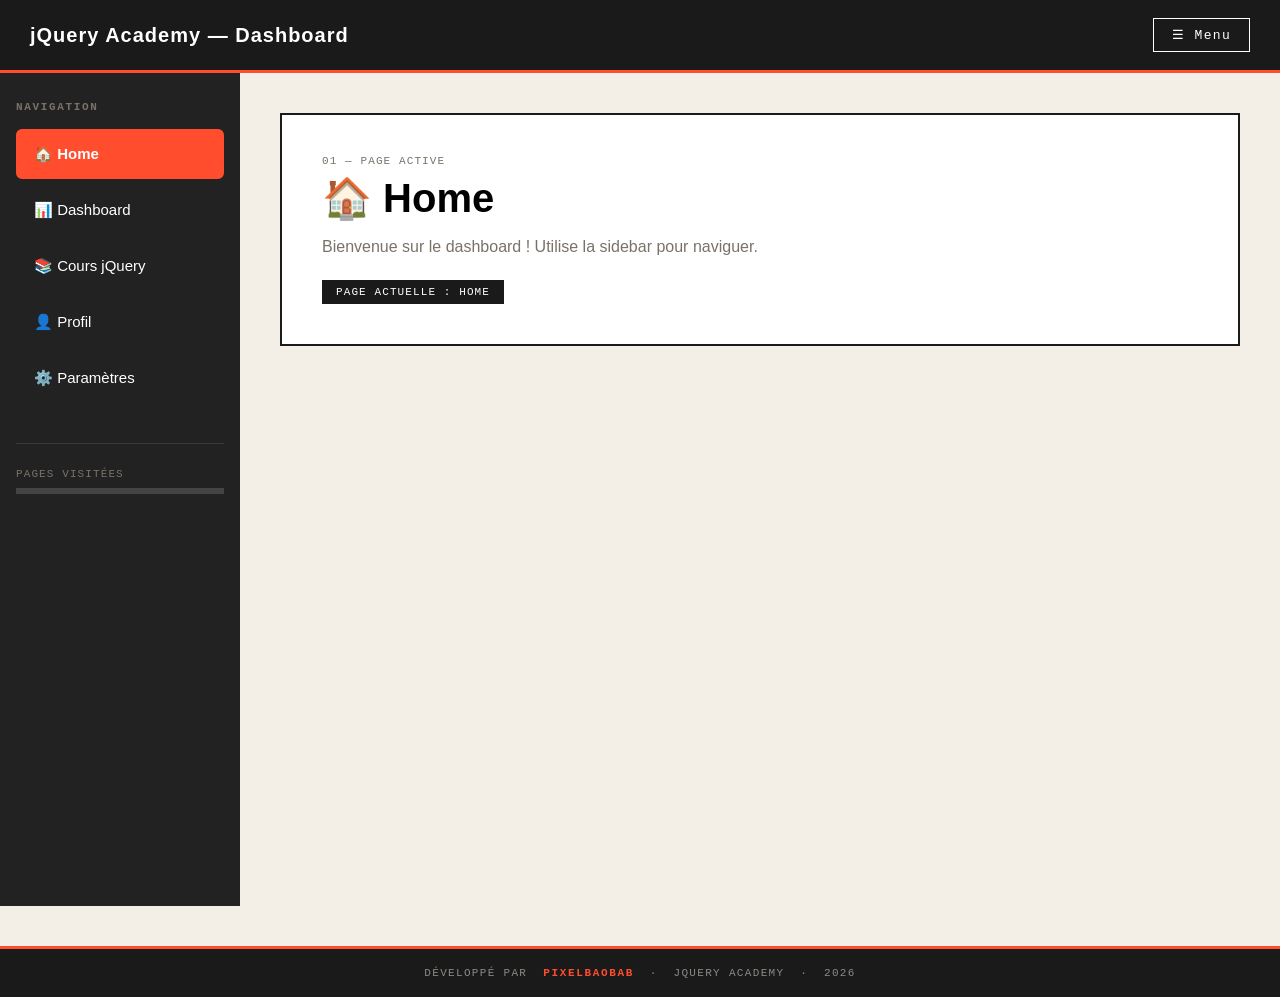
<file: Laetitia & meidhy/bloc2-starter.html>
<!DOCTYPE html>
<html lang="fr">
<head>
<meta charset="UTF-8">
<meta name="viewport" content="width=device-width, initial-scale=1.0">
<title>BLOC 2 — Navbar & Navigation jQuery</title>

<script src="https://code.jquery.com/jquery-3.7.1.min.js"></script>

<style>
/* ============================================================
   BASE — fourni, ne pas modifier
============================================================ */
* { margin:0; padding:0; box-sizing:border-box; }
body { font-family: Arial, sans-serif; background: #f4efe6; }

/* Header */
.app-header {
    background: #1a1a1a;
    color: white;
    padding: 18px 30px;
    display: flex;
    justify-content: space-between;
    align-items: center;
    border-bottom: 3px solid #ff4d2e;
}
.app-header h1 { font-size: 20px; letter-spacing: 0.05em; }

.menu-btn {
    padding: 8px 18px;
    background: transparent;
    border: 1px solid white;
    color: white;
    font-family: monospace;
    font-size: 13px;
    letter-spacing: 0.1em;
    cursor: pointer;
    transition: background 0.2s;
}
.menu-btn:hover { background: #ff4d2e; border-color: #ff4d2e; }

/* Layout */
.container { display: flex; min-height: calc(100vh - 67px); }

/* Sidebar */
.sidebar {
    width: 240px;
    background: #222;
    color: white;
    padding: 28px 16px;
    flex-shrink: 0;
}
.sidebar h3 {
    font-family: monospace;
    font-size: 11px;
    text-transform: uppercase;
    letter-spacing: 0.15em;
    color: #7a7268;
    margin-bottom: 16px;
}
.sidebar ul { list-style: none; }

.navLink {
    padding: 14px 16px;
    margin-bottom: 6px;
    cursor: pointer;
    border-radius: 6px;
    font-size: 15px;
    display: flex;
    align-items: center;
    gap: 12px;
    border: 2px solid transparent;
    transition: all 0.25s;
}
.navLink:hover { background: #333; transform: translateX(4px); }
.navLink.activeNav { background: #ff4d2e; border-color: #ff4d2e; font-weight: bold; }

/* Barre de progression sidebar */
.progress-section {
    margin-top: 40px;
    padding-top: 24px;
    border-top: 1px solid rgba(255,255,255,0.1);
}
.progress-section .label {
    font-family: monospace;
    font-size: 11px;
    color: #7a7268;
    text-transform: uppercase;
    letter-spacing: 0.1em;
    margin-bottom: 8px;
}
.progress-track {
    height: 6px;
    background: #444;
}
.progress-fill {
    height: 100%;
    background: #ff4d2e;
    width: 0%;
    transition: width 0.5s;
}

/* Main */
main { flex: 1; padding: 40px; }

/* Pages */
.page { display: none; }
.activePage { display: block; }

.page-content {
    background: white;
    border: 2px solid #1a1a1a;
    padding: 40px;
}
.page-content h2 { font-size: 40px; margin-bottom: 8px; }
.page-content .num {
    font-family: monospace;
    font-size: 11px;
    color: #7a7268;
    text-transform: uppercase;
    letter-spacing: 0.1em;
    margin-bottom: 8px;
}
.page-content p { color: #7a7268; margin-top: 12px; line-height: 1.6; }

/* Badge page active */
.badge {
    display: inline-block;
    margin-top: 20px;
    padding: 6px 14px;
    background: #1a1a1a;
    color: white;
    font-family: monospace;
    font-size: 11px;
    text-transform: uppercase;
    letter-spacing: 0.1em;
}

/* Notification toast */
#toast {
    position: fixed;
    bottom: 30px;
    right: 30px;
    background: #1a1a1a;
    color: white;
    padding: 14px 20px;
    font-family: monospace;
    font-size: 13px;
    border-left: 4px solid #ff4d2e;
    display: none;
    z-index: 999;
}
</style>
</head>
<body>

<!-- ============================================================
     HEADER
============================================================ -->
<header class="app-header">
    <h1>jQuery Academy — Dashboard</h1>
    <button class="menu-btn" id="toggleMenu">☰ Menu</button>
</header>


<div class="container">

    <!-- ============================================================
         SIDEBAR
    ============================================================ -->
    <aside class="sidebar" id="sidebar">

        <h3>Navigation</h3>

        <ul>
            <!-- data-page relie chaque lien à une section -->
            <li class="navLink activeNav" data-page="homePage">
                🏠 Home
            </li>
            <li class="navLink" data-page="dashboardPage">
                📊 Dashboard
            </li>
            <li class="navLink" data-page="coursePage">
                📚 Cours jQuery
            </li>
            <li class="navLink" data-page="profilePage">
                👤 Profil
            </li>
            <li class="navLink" data-page="settingsPage">
                ⚙️ Paramètres
            </li>
        </ul>

        <!-- Barre de progression (bonus) -->
        <div class="progress-section">
            <div class="label">Pages visitées</div>
            <div class="progress-track">
                <div class="progress-fill" id="progressFill"></div>
            </div>
        </div>

    </aside>


    <!-- ============================================================
         CONTENU PRINCIPAL
    ============================================================ -->
    <main>

        <!-- Home -->
        <section id="homePage" class="page activePage">
            <div class="page-content">
                <div class="num">01 — Page active</div>
                <h2>🏠 Home</h2>
                <p>Bienvenue sur le dashboard ! Utilise la sidebar pour naviguer.</p>
                <div class="badge">Page actuelle : Home</div>
            </div>
        </section>

        <!-- Dashboard -->
        <section id="dashboardPage" class="page">
            <div class="page-content">
                <div class="num">02 — Page active</div>
                <h2>📊 Dashboard</h2>
                <p>Contenu du tableau de bord.</p>
                <div class="badge">Page actuelle : Dashboard</div>
            </div>
        </section>

        <!-- Cours -->
        <section id="coursePage" class="page">
            <div class="page-content">
                <div class="num">03 — Page active</div>
                <h2>📚 Cours jQuery</h2>
                <p>Le cours interactif jQuery.</p>
                <div class="badge">Page actuelle : Cours jQuery</div>
            </div>
        </section>

        <!-- Profil -->
        <section id="profilePage" class="page">
            <div class="page-content">
                <div class="num">04 — Page active</div>
                <h2>👤 Profil</h2>
                <p>Informations du compte.</p>
                <div class="badge">Page actuelle : Profil</div>
            </div>
        </section>

        <!-- Paramètres -->
        <section id="settingsPage" class="page">
            <div class="page-content">
                <div class="num">05 — Page active</div>
                <h2>⚙️ Paramètres</h2>
                <p>Configuration de l'application.</p>
                <div class="badge">Page actuelle : Paramètres</div>
            </div>
        </section>

    </main>

</div>

<!-- Toast notification -->
<div id="toast"></div>


<script>
/* ============================================================
   SUIVI des pages visitées (utilisé pour la barre de progression)
============================================================ */
const visitedPages = new Set(["homePage"]); // Home visitée par défaut


/* ============================================================
   TODO 1 — Navigation par clic sur .navLink
   ─────────────────────────────────────────
   Quand on clique sur un lien de la sidebar :

   ÉTAPE A — Gérer l'état actif du lien cliqué
     → Retirer "activeNav" de tous les .navLink
     → Ajouter "activeNav" sur $(this)

   ÉTAPE B — Récupérer l'ID de la page à afficher
     → Utiliser $(this).data("page") pour lire data-page="..."

   ÉTAPE C — Cacher toutes les sections .page
     → Utiliser .hide() (ou .removeClass("activePage"))

   ÉTAPE D — Afficher la bonne section
     → Sélectionner avec $("#" + page)
     → Utiliser .fadeIn(400) pour l'animation
     → Ajouter la classe "activePage"

   ÉTAPE E — Afficher un toast de notification
     → Mettre le nom de la page dans #toast
     → .show() puis .delay(1800).fadeOut(400)

   BONUS — Mettre à jour la barre de progression
     → Ajouter l'ID de la page dans visitedPages (Set)
     → Calculer le % : visitedPages.size / 5 * 100
     → Animer #progressFill avec .animate({width: pct+"%"}, 400)
============================================================ */

$(".navLink").on("click", function() {

    // Ton code ici ↓
    $(".navLink").removeClass("activeNav");
        $(this).addClass("activeNav");

        const page = $(this).data("page");

        $(".page").hide().removeClass("activePage");

        $("#" + page).fadeIn(400).addClass("activePage");

        const label = $(this).text().trim();
        $("#toast").text("Navigation → " + label).show().delay(1800).fadeOut(400);

        visitedPages.add(page);
        const pct = visitedPages.size / 5 * 100;
        $("#progressFill").animate({ width: pct + "%" }, 400);
});


/* ============================================================
   TODO 2 — Bouton ☰ Menu : afficher/cacher la sidebar
   ─────────────────────────────────────────────────────
   Au clic sur #toggleMenu :
     → Utiliser .animate({ width: "toggle" }, 400) sur #sidebar
     Ou alternativement :
     → Tester si la sidebar est visible avec .is(":visible")
     → Si visible → .slideUp() / si cachée → .slideDown()
     (Note : avec display:flex sur .container, préférer
      animate width ou toggleClass avec overflow:hidden)
============================================================ */

$("#toggleMenu").on("click", function() {

    // Ton code ici ↓
    $("#sidebar").animate({ width: "toggle" }, 400);
});

</script>

<!-- ============================================================
     FOOTER PIXELBAOBAB
============================================================ -->
<footer style="
    margin-top: 40px;
    padding: 18px 30px;
    background: #1a1a1a;
    color: rgba(255,250,240,0.5);
    text-align: center;
    font-family: monospace;
    font-size: 11px;
    letter-spacing: 0.12em;
    text-transform: uppercase;
    border-top: 3px solid #ff4d2e;
">
    D&#233;velopp&#233; par&nbsp;
    <a href="https://www.pixelbaobab.com"
       target="_blank"
       rel="noopener"
       style="
           color: #ff4d2e;
           text-decoration: none;
           font-weight: bold;
           letter-spacing: 0.15em;
           transition: opacity 0.2s;
       "
       onmouseover="this.style.opacity='0.7'"
       onmouseout="this.style.opacity='1'"
    >PixelBaobab</a>
    &nbsp;&middot;&nbsp; jQuery Academy &nbsp;&middot;&nbsp; 2026
</footer>

</body>
</html>
</file>
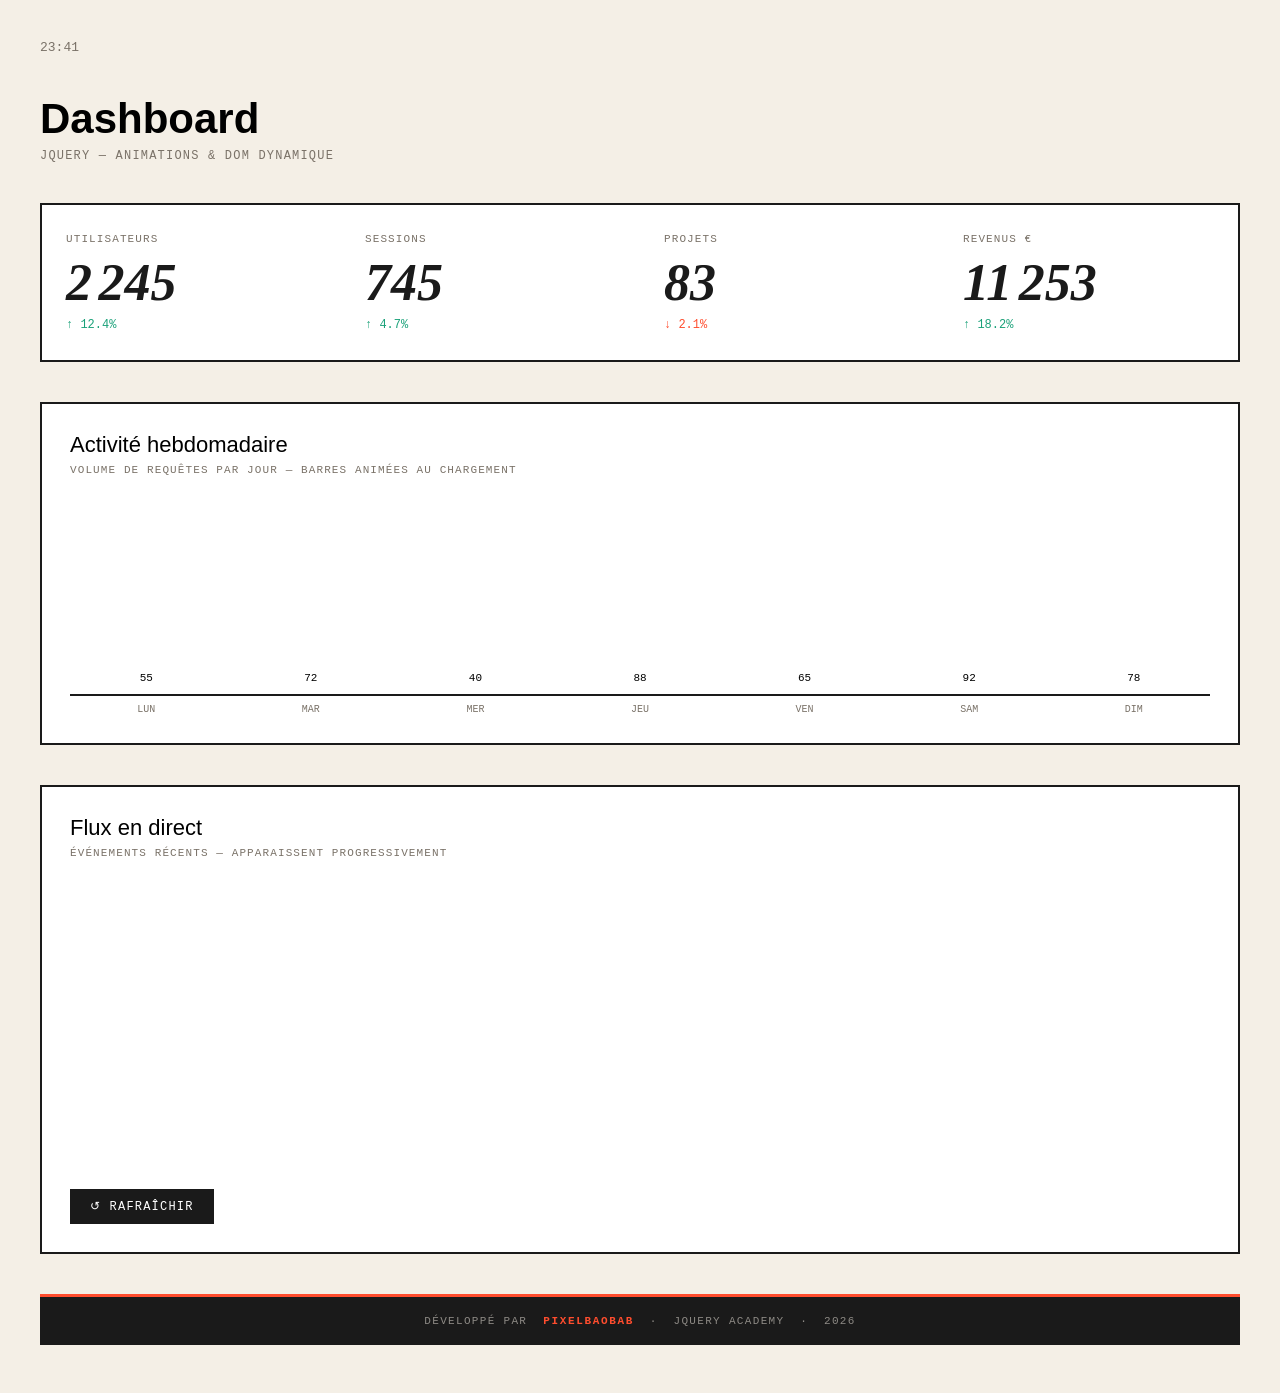
<file: Laetitia & meidhy/bloc3-starter copy.html>
<!DOCTYPE html>
<html lang="fr">
<head>
<meta charset="UTF-8">
<meta name="viewport" content="width=device-width, initial-scale=1.0">
<title>BLOC 3 — Dashboard Animé jQuery</title>

<script src="https://code.jquery.com/jquery-3.7.1.min.js"></script>

<style>
/* ============================================================
   BASE — fourni, ne pas modifier
============================================================ */
* { margin:0; padding:0; box-sizing:border-box; }
body { font-family: Arial, sans-serif; background: #f4efe6; padding: 40px; }

h1 {
    font-size: 42px;
    margin-bottom: 6px;
}
.sub {
    font-family: monospace;
    font-size: 12px;
    color: #7a7268;
    text-transform: uppercase;
    letter-spacing: 0.1em;
    margin-bottom: 40px;
}

/* Grille de stats */
.stats {
    display: grid;
    grid-template-columns: repeat(4, 1fr);
    gap: 0;
    border: 2px solid #1a1a1a;
    margin-bottom: 40px;
    background: #1a1a1a;
}
.statBox {
    background: white;
    padding: 28px 24px;
}
.statBox .label {
    font-family: monospace;
    font-size: 11px;
    text-transform: uppercase;
    letter-spacing: 0.1em;
    color: #7a7268;
}
.statBox .num {
    font-size: 52px;
    font-weight: 800;
    font-style: italic;
    margin: 8px 0 6px;
    color: #1a1a1a;
    font-family: Georgia, serif;
}
.statBox .delta {
    font-family: monospace;
    font-size: 12px;
}
.delta.up   { color: #1aa179; }
.delta.down { color: #ff4d2e; }

/* Section graphique en barres */
.section-title {
    font-size: 22px;
    margin-bottom: 6px;
}
.section-sub {
    font-family: monospace;
    font-size: 11px;
    color: #7a7268;
    text-transform: uppercase;
    letter-spacing: 0.1em;
    margin-bottom: 20px;
}

.bar-chart-wrap {
    background: white;
    border: 2px solid #1a1a1a;
    padding: 28px;
    margin-bottom: 40px;
}
.bars {
    display: flex;
    align-items: flex-end;
    gap: 12px;
    height: 200px;
    border-bottom: 2px solid #1a1a1a;
    padding-top: 20px;
}
.bar {
    flex: 1;
    background: #1a1a1a;
    position: relative;
    cursor: pointer;
    transition: opacity 0.2s;
    /* IMPORTANT : la hauteur sera mise à 0% puis animée par jQuery */
    height: 0%;
}
.bar:nth-child(even)     { background: #ff4d2e; }
.bar:hover               { opacity: 0.7; }
.bar .val {
    position: absolute;
    top: -22px; left: 50%;
    transform: translateX(-50%);
    font-family: monospace;
    font-size: 11px;
}
.bars-labels {
    display: flex;
    gap: 12px;
    margin-top: 8px;
}
.bars-labels span {
    flex: 1;
    text-align: center;
    font-family: monospace;
    font-size: 10px;
    color: #7a7268;
}

/* Flux en direct */
.feed-wrap {
    background: white;
    border: 2px solid #1a1a1a;
    padding: 28px;
    margin-bottom: 40px;
}
.feed-item {
    display: flex;
    gap: 14px;
    padding: 14px 0;
    border-bottom: 1px dashed rgba(26,26,26,0.2);
    font-size: 14px;
    /* Sera animé au chargement */
    opacity: 0;
}
.feed-item:last-child { border: none; }
.feed-item .dot {
    width: 10px; height: 10px; border-radius: 50%;
    background: #2d5fff;
    margin-top: 5px;
    flex-shrink: 0;
}
.feed-item .when {
    display: block;
    font-family: monospace;
    font-size: 11px;
    color: #7a7268;
    margin-top: 2px;
}

/* Bouton refresh */
.refresh-btn {
    padding: 10px 20px;
    background: #1a1a1a;
    color: white;
    border: none;
    font-family: monospace;
    font-size: 12px;
    text-transform: uppercase;
    letter-spacing: 0.1em;
    cursor: pointer;
    margin-top: 16px;
    transition: background 0.2s;
}
.refresh-btn:hover { background: #ff4d2e; }
.refresh-btn.spinning { animation: spin 0.6s linear; }
@keyframes spin {
    from { transform: rotate(0deg); }
    to   { transform: rotate(360deg); }
}

/* Horloge */
#clock {
    font-family: monospace;
    font-size: 13px;
    color: #7a7268;
    margin-bottom: 40px;
}
</style>
</head>
<body>

<div id="clock">⏱ Dernière mise à jour : --:--</div>

<h1>Dashboard</h1>
<div class="sub">jQuery — Animations & DOM dynamique</div>


<!-- ============================================================
     SECTION 1 : COMPTEURS ANIMÉS
============================================================ -->
<div class="stats">

    <div class="statBox">
        <div class="label">Utilisateurs</div>
        <!-- data-target = la valeur cible du compteur -->
        <div class="num counter" data-target="2540">0</div>
        <div class="delta up">↑ 12.4%</div>
    </div>

    <div class="statBox">
        <div class="label">Sessions</div>
        <div class="num counter" data-target="847">0</div>
        <div class="delta up">↑ 4.7%</div>
    </div>

    <div class="statBox">
        <div class="label">Projets</div>
        <div class="num counter" data-target="95">0</div>
        <div class="delta down">↓ 2.1%</div>
    </div>

    <div class="statBox">
        <div class="label">Revenus €</div>
        <div class="num counter" data-target="12780">0</div>
        <div class="delta up">↑ 18.2%</div>
    </div>

</div>


<!-- ============================================================
     SECTION 2 : GRAPHIQUE EN BARRES
============================================================ -->
<div class="bar-chart-wrap">

    <div class="section-title">Activité hebdomadaire</div>
    <div class="section-sub">Volume de requêtes par jour — barres animées au chargement</div>

    <div class="bars" id="barChart">
        <!-- data-h = hauteur en % de chaque barre -->
        <div class="bar" data-h="55"><span class="val">55</span></div>
        <div class="bar" data-h="72"><span class="val">72</span></div>
        <div class="bar" data-h="40"><span class="val">40</span></div>
        <div class="bar" data-h="88"><span class="val">88</span></div>
        <div class="bar" data-h="65"><span class="val">65</span></div>
        <div class="bar" data-h="92"><span class="val">92</span></div>
        <div class="bar" data-h="78"><span class="val">78</span></div>
    </div>

    <div class="bars-labels">
        <span>LUN</span><span>MAR</span><span>MER</span>
        <span>JEU</span><span>VEN</span><span>SAM</span><span>DIM</span>
    </div>

</div>


<!-- ============================================================
     SECTION 3 : FLUX D'ACTIVITÉ (apparition échelonnée)
============================================================ -->
<div class="feed-wrap">

    <div class="section-title">Flux en direct</div>
    <div class="section-sub">Événements récents — apparaissent progressivement</div>

    <div id="liveFeed">

        <div class="feed-item">
            <div class="dot"></div>
            <div>Nouvel utilisateur inscrit <span class="when">il y a 2 min</span></div>
        </div>

        <div class="feed-item">
            <div class="dot"></div>
            <div>Mise à jour du cours jQuery <span class="when">il y a 8 min</span></div>
        </div>

        <div class="feed-item">
            <div class="dot"></div>
            <div>Quiz complété par 5 étudiants <span class="when">il y a 14 min</span></div>
        </div>

        <div class="feed-item">
            <div class="dot"></div>
            <div>Démo "chaining" vue 23 fois <span class="when">il y a 32 min</span></div>
        </div>

        <div class="feed-item">
            <div class="dot"></div>
            <div>Nouveau projet soumis <span class="when">il y a 1h</span></div>
        </div>

    </div>

    <button class="refresh-btn" id="refreshFeed">↺ Rafraîchir</button>

</div>


<script>
/* ============================================================
   TODO 1 — Horloge : afficher l'heure actuelle dans #clock
   ──────────────────────────────────────────────────────────
   - Créer une fonction updateClock() qui :
       → Crée un new Date()
       → Formate l'heure avec .toLocaleTimeString("fr-FR", { hour:"2-digit", minute:"2-digit" })
       → Met à jour le texte de #clock avec .text()
   - Appeler updateClock() une première fois immédiatement
   - Utiliser setInterval() pour rappeler toutes les 60 000ms
============================================================ */

// Ton code ici ↓
function updateClock() {
    const heure = new Date().toLocaleTimeString("fr-FR", { hour: "2-digit", minute: "2-digit" });
    $("#clock").text(heure);
}

updateClock();
setInterval(updateClock, 60000);


/* ============================================================
   TODO 2 — Compteurs animés avec $().animate()
   ─────────────────────────────────────────────
   - Utiliser .each() pour boucler sur tous les .counter
   - Pour chaque compteur :
       → Lire la valeur cible avec $(this).data("target")
       → Stocker $(this) dans une variable (ex: let $el = $(this))
       → Utiliser cette technique jQuery :
           $({ n: 0 }).animate({ n: target }, {
               duration: 1500,
               easing: "swing",
               step: function() {
                   $el.text( Math.floor(this.n).toLocaleString("fr-FR") );
               },
               complete: function() {
                   $el.text( target.toLocaleString("fr-FR") );
               }
           });
   Pourquoi $({ n: 0 }) ? jQuery ne peut animer que des propriétés CSS.
   En encapsulant dans un objet, on anime une propriété numérique custom !
============================================================ */

$(".counter").each(function() {
    const target = $(this).data("target");
    const $el = $(this);

// Ton code ici ↓

    $({ n: 0 }).animate({ n: target }, {
        duration: 1500,
        easing: "swing",
        step: function() {
            $el.text(Math.floor(this.n).toLocaleString("fr-FR"));
        },
        complete: function() {
            $el.text(target.toLocaleString("fr-FR"));
        }
    });
});



/* ============================================================
   TODO 3 — Graphique en barres animé au chargement
   ─────────────────────────────────────────────────
   - Utiliser .each() sur #barChart .bar
   - Pour chaque barre :
       → Lire la hauteur cible avec $(this).data("h")
       → Utiliser .delay(i * 100) pour échelonner l'apparition
       → Puis .animate({ height: h + "%" }, 700)
   Note : i est le 2e paramètre de la fonction .each()
   ex: $(".bar").each(function(i) { ... })
============================================================ */

$("#barChart .bar").each(function(i) {

    // Ton code ici ↓

});


/* ============================================================
   TODO 4 — Flux d'activité : apparition progressive
   ──────────────────────────────────────────────────
   - Utiliser .each() sur les .feed-item
   - Pour chaque item (index i) :
       → Utiliser .delay(i * 200) pour décaler l'animation
       → Puis .animate({ opacity: 1 }, 400)
       → BONUS : animer aussi un léger translateX avec le paramètre "step"
           step: function(now) {
               $(this).css("transform", "translateX(" + ((1-now)*-12) + "px)");
           }
============================================================ */

function animateFeed() {
    $(".feed-item").css({ opacity: 0 }); // reset

    $(".feed-item").each(function(i) {

        // Ton code ici ↓

    });
}

animateFeed(); // appel initial


/* ============================================================
   TODO 5 — Bouton "Rafraîchir" le flux
   ─────────────────────────────────────
   Au clic sur #refreshFeed :
     → Ajouter la classe "spinning" sur $(this) pour l'animation
     → Retirer la classe après 600ms avec setTimeout
     → Rappeler animateFeed() après 300ms
============================================================ */

$("#refreshFeed").on("click", function() {

    // Ton code ici ↓

});

</script>

<!-- ============================================================
     FOOTER PIXELBAOBAB
============================================================ -->
<footer style="
    margin-top: 40px;
    padding: 18px 30px;
    background: #1a1a1a;
    color: rgba(255,250,240,0.5);
    text-align: center;
    font-family: monospace;
    font-size: 11px;
    letter-spacing: 0.12em;
    text-transform: uppercase;
    border-top: 3px solid #ff4d2e;
">
    D&#233;velopp&#233; par&nbsp;
    <a href="https://www.pixelbaobab.com"
       target="_blank"
       rel="noopener"
       style="
           color: #ff4d2e;
           text-decoration: none;
           font-weight: bold;
           letter-spacing: 0.15em;
           transition: opacity 0.2s;
       "
       onmouseover="this.style.opacity='0.7'"
       onmouseout="this.style.opacity='1'"
    >PixelBaobab</a>
    &nbsp;&middot;&nbsp; jQuery Academy &nbsp;&middot;&nbsp; 2026
</footer>

</body>
</html>
</file>
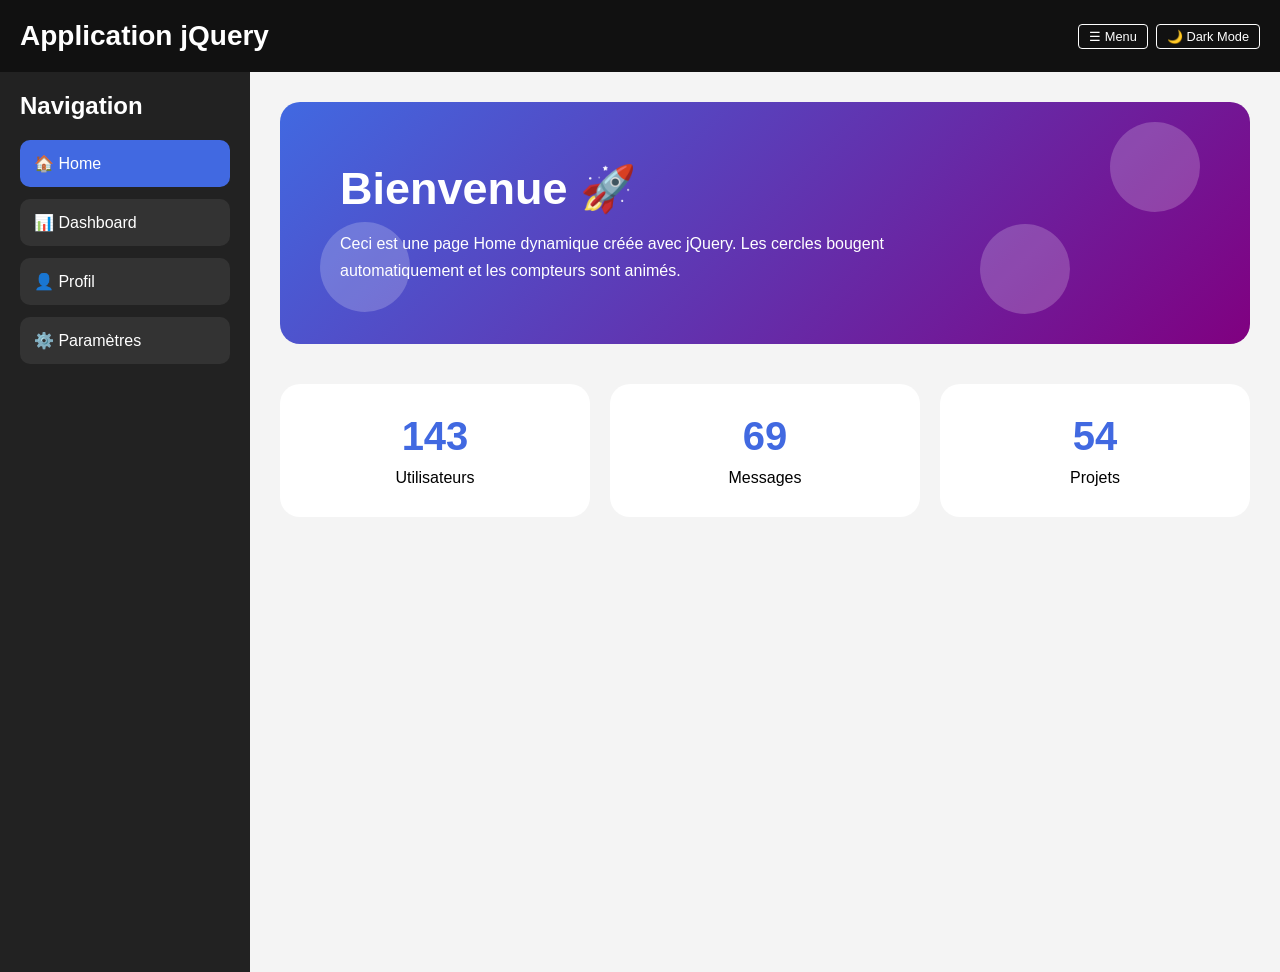
<file: Laetitia & meidhy/projet2.html>
<!DOCTYPE html>
<html lang="fr">

<head>
    <meta charset="UTF-8">
    <meta name="viewport" content="width=device-width, initial-scale=1.0">
    <script src="https://code.jquery.com/jquery-3.7.1.min.js"></script>
    <link rel="stylesheet" href="style.css">
    <link rel="stylesheet" href="styleDashboard.css">
    <title>Navbar + Home Dynamique</title>
</head>

<body>

    <header>
        <h1>Application jQuery</h1>
        
        <div class="header-btns">
            <button id="toggleMenu">☰ Menu</button>
            <button id="btnDark">🌙 Dark Mode</button>
        </div>
    </header>

    <div class="container">

        <!-- SIDEBAR -->

        <aside class="sidebar">

            <h2>Navigation</h2>

            <ul>

                <li class="navLink activeNav" data-page="homePage">

                    🏠 Home

                </li>

                <li class="navLink" data-page="dashboardPage">

                    📊 Dashboard

                </li>

                <li class="navLink" data-page="profilePage">

                    👤 Profil

                </li>

                <li class="navLink" data-page="settingsPage">

                    ⚙️ Paramètres

                </li>

            </ul>

        </aside>


        <!-- MAIN -->

        <main>

            <!-- =========================
             HOME PAGE
        ========================= -->

            <section id="homePage" class="page activePage">

                <div class="hero">

                    <div class="circle c1"></div>
                    <div class="circle c2"></div>
                    <div class="circle c3"></div>

                    <h2>Bienvenue 🚀</h2>

                    <p>

                        Ceci est une page Home dynamique
                        créée avec jQuery.

                        Les cercles bougent automatiquement
                        et les compteurs sont animés.

                    </p>

                </div>


                <!-- STATS -->

                <div class="stats">

                    <div class="statBox">

                        <h3 class="counter" data-target="250">

                            0

                        </h3>

                        <p>Utilisateurs</p>

                    </div>


                    <div class="statBox">

                        <h3 class="counter" data-target="120">

                            0

                        </h3>

                        <p>Messages</p>

                    </div>


                    <div class="statBox">

                        <h3 class="counter" data-target="95">

                            0

                        </h3>

                        <p>Projets</p>

                    </div>

                </div>

            </section>


            <!-- =========================
             DASHBOARD
        ========================= -->

            <section id="dashboardPage" class="page">

                <div class="header">
                    <h1>Dashboard Jquery</h1>
                </div>


                <section class="carte" id="card">
                    <button id="bloc1">Carte 1 <br>Animation jQuery</button>
                    <button id="bloc2">Carte 2 <br>Manipulation DOM</button>
                    <button id="bloc3">Carte 3 <br>Effets visuels</button>
                </section>

                <h2>Contrôles</h2>
                <div>
                    <button id="btn1">Lancer animation</button>
                    <button id="btn2">Stop animation</button>
                    <button id="btn3">Masquer galerie</button>
                    <button id="btn4">Afficher galerie</button>
                </div>

                <div id="galerie">
                    <div id="box1"></div>
                    <div id="box2"></div>
                    <div id="box3"></div>
                    <div id="box4"></div>
                    <div class="clear"></div>
                </div>


                <section id="notif">
                    <button id="btnNotif">Afficher notifications</button>
                </section>
                <div id="notification">🔔 Vous avez une nouvelle notification !</div>


                <h2>Manipulation attr()</h2>
                <form id="formulaire">
                    <textarea id="message" name="Votre nom" placeholder="Votre nom" disabled></textarea>
                </form>

                <div>
                    <button id="btnD">Disable</button>
                    <button id="btnE">Enable</button>
                </div>
    </div>

    </section>


    <!-- =========================
             PROFILE
        ========================= -->

    <section id="profilePage" class="page">

        <div class="fakePage">

            <h2>Profil</h2>

            <br>

            <p>
                Contenu du profil.
            </p>

        </div>

    </section>


    <!-- =========================
             SETTINGS
        ========================= -->

    <section id="settingsPage" class="page">

        <div class="fakePage">

            <h2>Paramètres</h2>

            <br>

            <p>
                Contenu des paramètres.
            </p>

        </div>

    </section>

    </main>

    </div>
    <script>

        /* =========================
           NAVBAR CLIQUABLE
        ========================= */

        $(".navLink").click(function () {

            /*
                Active le lien
            */

            $(".navLink")
                .removeClass("activeNav");

            $(this)
                .addClass("activNav");


            /*
                Récupère la page
            */

            let page = $(this).data("page");


            /*
                Cache toutes les pages
            */

            $(".page")
                .removeClass("activePage")
                .hide();


            /*
                Affiche la page cliquée
            */

            $("#" + page)

                .fadeIn(500)

                .addClass("activePage");

        });


        /* =========================
           TOGGLE MENU
        ========================= */

        $("#toggleMenu").click(function () {

            $(".sidebar").animate({

                width: "toggle"

            }, 500);

        });


        /* =========================
           COUNTERS ANIMÉS
        ========================= */

        $(".counter").each(function () {

            let target = $(this).data("target");

            let counter = $(this);

            $({ countNum: 0 })

                .animate({

                    countNum: target

                },

                    {

                        duration: 2000,

                        easing: "swing",

                        step: function () {

                            counter.text(
                                Math.floor(this.countNum)
                            );

                        },

                        complete: function () {

                            counter.text(this.countNum);

                        }

                    });

        });


        /* =========================
           HOME DYNAMIQUE
        ========================= */

        setInterval(function () {

            $(".c1")

                .animate({
                    top: "70px"
                }, 1000)

                .animate({
                    top: "30px"
                }, 1000);


            $(".c2")

                .animate({
                    right: "100px"
                }, 1000)

                .animate({
                    right: "260px"
                }, 1000);


            $(".c3")

                .animate({
                    left: "120px"
                }, 1000)

                .animate({
                    left: "40px"
                }, 1000);

        }, 2000);


        /* =========================
           Dashboard 
        ========================= */
        $(document).ready(function () {

            //dark mode 
            $('#btnDark').click(function () {
                $('body').toggleClass('dark');
                if ($('body').hasClass('dark')) {
                    $(this).text('☀️ Light Mode');
                } else {
                    $(this).text('🌙 Dark Mode');
                }
            });

            //menu toggle 
            $('#btnMenu').click(function () {
                $('#menu').slideToggle(500);
            });

            // animations carte 
            $('.carte button').click(function () {
                $(this).animate({ top: "-20px" }, 300)
                    .animate({ top: "0px" }, 300);
            });

            // animation box 1

            $('#btn1').click(function () {
                $('#box1').animate({ left: "200px" }, 1000)
                    .animate({ top: "200px" }, 1000, function () {
                        $(this).css('background-color', 'brown');
                    })
                    .animate({ left: "0px" }, 1000)
                    .animate({ top: "0px" }, 1000);
            });

            // box 2
            $('#box2').click(function () {
                $(this).animate({ borderRadius: "50%" }, 1000);
            });

            // Box3 
            $('#box3').click(function () {
                $(this).animate({ left: "100px" }, 1000);
            });

            // Box4 
            let box4Running = false;

            function box4Loop() {
                if (!box4Running) return;
                $('#box4').animate({ left: "200px" }, 1500)
                    .animate({ left: "0px" }, 1500, function () {
                        box4Loop();
                    });
            }

            $('#box4').click(function () {
                if (!box4Running) {
                    box4Running = true;
                    $(this).addClass('spinning');
                    box4Loop();
                } else {
                    box4Running = false;
                    $(this).stop(true, false);
                    $(this).removeClass('spinning');
                }
            });

            // stop 
            $('#btn2').click(function () {
                $('#box1, #box2, #box3, #box4').stop(true, false);
            });

            // animation galerie 
            $('#btn3').click(function () {
                $('#galerie').slideUp(1000);
            });
            $('#btn4').click(function () {
                $('#galerie').slideDown(1000);
            });

            // animation notif 
            $('#btnNotif').click(function () {
                $('#notification').slideDown(500, function () {
                    setTimeout(function () {
                        $('#notification').slideUp(500);
                    }, 2000);
                });
            });

            // disabled/enabled 

            $('#btnD').click(function () {
                $('#message').attr('disabled', 'disabled');
            });
            $('#btnE').click(function () {
                $('#message').removeAttr('disabled');
            });
        });

    </script>

</body>
</html>
</file>
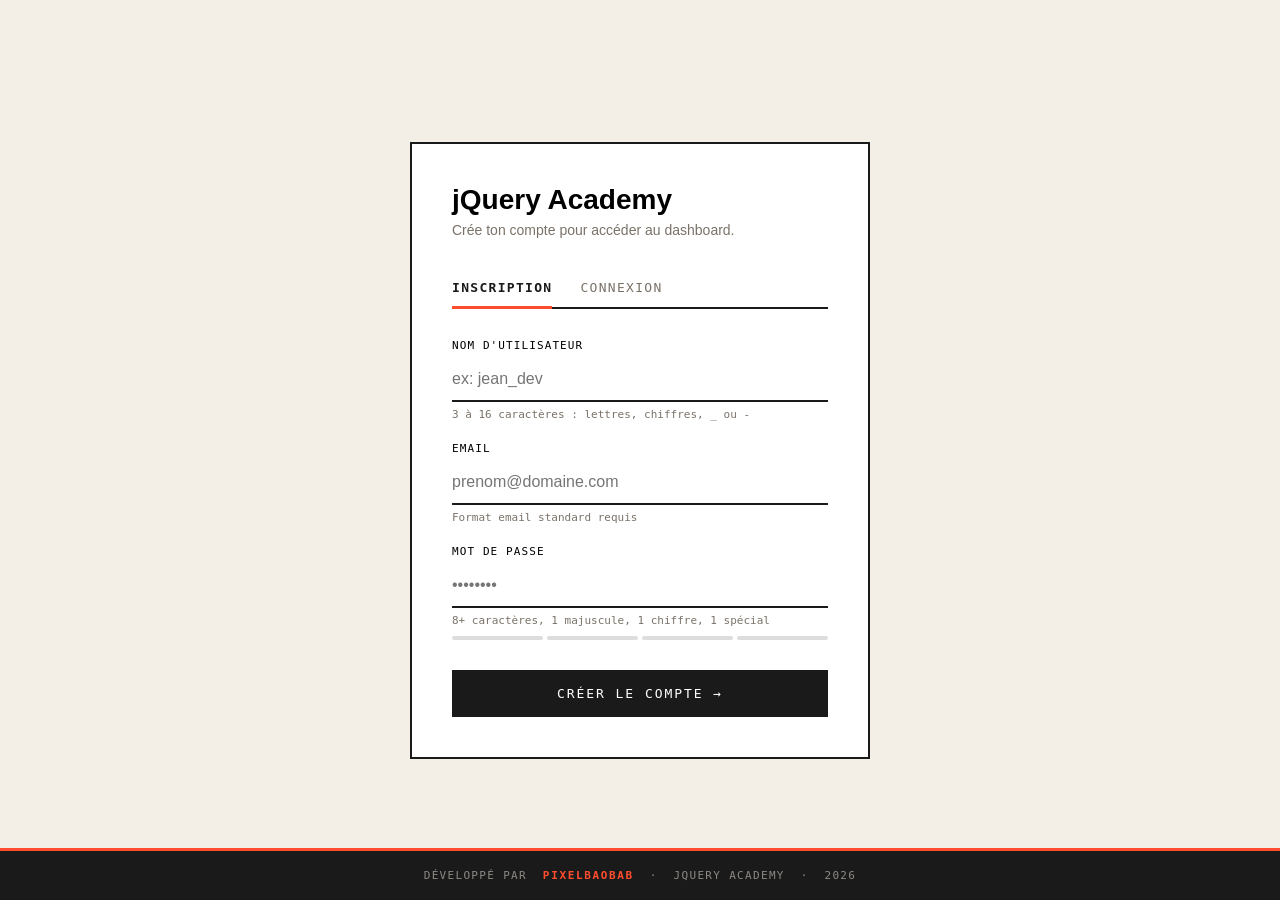
<file: projet/bloc1-starter.html>
<!DOCTYPE html>
<html lang="fr">

<head>
    <meta charset="UTF-8">
    <meta name="viewport" content="width=device-width, initial-scale=1.0">
    <title>BLOC 1 — Authentification & Regex</title>

    <script src="https://code.jquery.com/jquery-3.7.1.min.js"></script>

    <style>
        /* ============================================================
   BASE — fourni, ne pas modifier
============================================================ */
        * {
            margin: 0;
            padding: 0;
            box-sizing: border-box;
        }

        body {
            font-family: Arial, sans-serif;
            background: #f4efe6;
            min-height: 100vh;
            display: flex;
            align-items: center;
            justify-content: center;
        }

        .auth-box {
            background: white;
            border: 2px solid #1a1a1a;
            padding: 40px;
            width: 460px;
        }

        .auth-box h1 {
            font-size: 28px;
            margin-bottom: 6px;
        }

        .auth-box .sub {
            color: #7a7268;
            font-size: 14px;
            margin-bottom: 30px;
        }

        /* Tabs */
        .tabs {
            display: flex;
            gap: 0;
            margin-bottom: 30px;
            border-bottom: 2px solid #1a1a1a;
        }

        .tab {
            padding: 12px 0;
            margin-right: 28px;
            font-family: monospace;
            font-size: 13px;
            text-transform: uppercase;
            letter-spacing: 0.1em;
            cursor: pointer;
            background: none;
            border: none;
            color: #7a7268;
            position: relative;
        }

        .tab.active {
            color: #1a1a1a;
            font-weight: bold;
        }

        .tab.active::after {
            content: "";
            position: absolute;
            bottom: -2px;
            left: 0;
            right: 0;
            height: 3px;
            background: #ff4d2e;
        }

        /* Champs */
        .field {
            margin-bottom: 20px;
        }

        .field label {
            display: block;
            font-family: monospace;
            font-size: 11px;
            text-transform: uppercase;
            letter-spacing: 0.1em;
            margin-bottom: 6px;
        }

        .field input {
            width: 100%;
            padding: 12px 0;
            border: none;
            border-bottom: 2px solid #1a1a1a;
            background: transparent;
            font-size: 16px;
            outline: none;
            transition: border-color 0.2s;
        }

        .field input:focus {
            border-bottom-color: #2d5fff;
        }

        .field .hint {
            margin-top: 6px;
            font-family: monospace;
            font-size: 11px;
            color: #7a7268;
            min-height: 14px;
        }

        /* États de validation */
        .field.error input {
            border-bottom-color: #ff4d2e;
        }

        .field.error .hint {
            color: #ff4d2e;
            font-weight: bold;
        }

        .field.ok input {
            border-bottom-color: #1aa179;
        }

        .field.ok .hint {
            color: #1aa179;
            font-weight: bold;
        }

        .field.ok .hint::before {
            content: "✓ ";
        }

        /* Jauge mot de passe */
        .strength {
            display: flex;
            gap: 4px;
            margin-top: 8px;
        }

        .strength span {
            flex: 1;
            height: 4px;
            background: #ddd;
            border-radius: 2px;
            transition: background 0.3s;
        }

        .strength span.faible {
            background: #ff4d2e;
        }

        .strength span.moyen {
            background: #ffd23f;
        }

        .strength span.fort {
            background: #1aa179;
        }

        /* Bouton */
        .submit-btn {
            width: 100%;
            padding: 16px;
            background: #1a1a1a;
            color: white;
            border: none;
            font-family: monospace;
            font-size: 13px;
            text-transform: uppercase;
            letter-spacing: 0.15em;
            cursor: pointer;
            margin-top: 10px;
            transition: background 0.2s, transform 0.15s;
        }

        .submit-btn:hover {
            background: #ff4d2e;
        }

        .submit-btn.shake {
            animation: shake 0.4s;
        }

        @keyframes shake {

            0%,
            100% {
                transform: translateX(0);
            }

            25% {
                transform: translateX(-8px);
            }

            75% {
                transform: translateX(8px);
            }
        }

        /* Flash message */
        .flash {
            margin-top: 16px;
            padding: 12px 16px;
            font-family: monospace;
            font-size: 12px;
            border-left: 4px solid;
            display: none;
        }

        .flash.ok {
            background: rgba(26, 161, 121, 0.1);
            border-color: #1aa179;
            color: #1aa179;
        }

        .flash.err {
            background: rgba(255, 77, 46, 0.1);
            border-color: #ff4d2e;
            color: #ff4d2e;
        }

        /* Page de bienvenue (cachée au départ) */
        #welcome {
            text-align: center;
            display: none;
        }

        #welcome h2 {
            font-size: 36px;
            margin-bottom: 12px;
        }

        #welcome p {
            color: #7a7268;
            margin-bottom: 24px;
        }

        #welcome .logout {
            padding: 10px 24px;
            background: #1a1a1a;
            color: white;
            border: none;
            font-family: monospace;
            cursor: pointer;
        }
    </style>
</head>

<body>

    <!-- ============================================================
     ZONE D'AUTHENTIFICATION
============================================================ -->
    <div id="authBox" class="auth-box">

        <h1>jQuery Academy</h1>
        <p class="sub">Crée ton compte pour accéder au dashboard.</p>

        <!-- TABS -->
        <div class="tabs">
            <button class="tab active" data-form="signupForm">Inscription</button>
            <button class="tab" data-form="loginForm">Connexion</button>
        </div>


        <!-- ==============================
         FORMULAIRE INSCRIPTION
    ============================== -->
        <div id="signupForm">

            <!-- Champ username -->
            <div class="field" id="f-username">
                <label for="signup-username">Nom d'utilisateur</label>
                <input type="text" id="signup-username" placeholder="ex: jean_dev" autocomplete="off">
                <div class="hint">3 à 16 caractères : lettres, chiffres, _ ou -</div>
            </div>

            <!-- Champ email -->
            <div class="field" id="f-email">
                <label for="signup-email">Email</label>
                <input type="email" id="signup-email" placeholder="prenom@domaine.com" autocomplete="off">
                <div class="hint">Format email standard requis</div>
            </div>

            <!-- Champ password -->
            <div class="field" id="f-password">
                <label for="signup-password">Mot de passe</label>
                <input type="password" id="signup-password" placeholder="••••••••" autocomplete="off">
                <div class="hint">8+ caractères, 1 majuscule, 1 chiffre, 1 spécial</div>
                <!-- Jauge de force -->
                <div class="strength">
                    <span></span>
                    <span></span>
                    <span></span>
                    <span></span>
                </div>
            </div>

            <button class="submit-btn" id="signupBtn">Créer le compte →</button>

            <div class="flash" id="signupFlash"></div>

        </div>


        <!-- ==============================
         FORMULAIRE CONNEXION
    ============================== -->
        <div id="loginForm" style="display:none">

            <div class="field" id="f-login-email">
                <label for="login-email">Email</label>
                <input type="email" id="login-email" placeholder="prenom@domaine.com" autocomplete="off">
                <div class="hint">&nbsp;</div>
            </div>

            <div class="field" id="f-login-password">
                <label for="login-password">Mot de passe</label>
                <input type="password" id="login-password" placeholder="••••••••" autocomplete="off">
                <div class="hint">&nbsp;</div>
            </div>

            <button class="submit-btn" id="loginBtn">Se connecter →</button>

            <div class="flash" id="loginFlash"></div>

        </div>

    </div>


    <!-- ============================================================
     PAGE D'ACCUEIL (après connexion)
============================================================ -->
    <div id="welcome" class="auth-box">
        <h2>Bienvenue 🎉</h2>
        <p id="welcomeMsg">Connexion réussie !</p>
        <button class="logout" id="logoutBtn">Se déconnecter</button>
    </div>


    <script>
        /* ============================================================
           ÉTAT GLOBAL (stocke le compte inscrit en mémoire)
        ============================================================ */
        let registeredUser = null; // { username, email, password }
        let isLoggedIn = false;


        /* ============================================================
           REGEX — à compléter !
           Référence MDN : https://developer.mozilla.org/fr/docs/Web/JavaScript/Guide/Regular_expressions
        ============================================================ */
        const REGEX = {

            // TODO 1 — Regex username
            // Règle : entre 3 et 16 caractères
            //         uniquement lettres (a-z, A-Z), chiffres, underscore _ ou tiret -
            // Indice : ^ = début, $ = fin, [groupe]{min,max}
            username: /[a-zA-Z0-9_-]{3,16}$/,

            // TODO 2 — Regex email
            // Règle : qqch @ qqch . qqch (au moins 2 lettres pour le domaine)
            // Indice : \. pour un vrai point, + = un ou plusieurs, {2,} = au moins 2
            email: /\w+@\w+\.\w{2,}+/,

            // TODO 3 — Regex password (la plus complexe !)
            // Règle : 8 caractères minimum
            //         au moins 1 minuscule, 1 majuscule, 1 chiffre, 1 caractère spécial
            // Indice : (?=...) = lookahead positif (vérifie sans consommer)
            //          (?=.*[A-Z]) = doit contenir au moins une majuscule quelque part
            password: /((?=.*[A-Z])(?=.*[a-z])(?=.*[0-9])(?=.*[!@#$%^&*()_\-+=\[\]{};:'",.<>\/?\\|`~]).{8,})/
        };


        /* ============================================================
           TABS — basculer entre Inscription et Connexion
        ============================================================ */

        // TODO 4 — Au clic sur un .tab :
        //   1. Retirer la classe "active" de tous les .tab
        //   2. Ajouter "active" sur $(this)
        //   3. Lire l'attribut data-form avec $(this).data("form")
        //   4. Cacher tous les formulaires, afficher le bon avec fadeIn(300)

        $(".tab").on("click", function () {

            // Ton code ici ↓

        });


        /* ============================================================
           VALIDATION TEMPS RÉEL — username
        ============================================================ */

        // TODO 5 — Sur l'événement "keyup" de #signup-username :
        //   - Récupérer la valeur avec .val()
        //   - Tester avec REGEX.username.test(valeur)
        //   - Si valide → ajouter classe "ok" sur #f-username, message positif dans .hint
        //   - Si invalide → ajouter classe "error", message d'erreur précis dans .hint
        //   - Penser à .removeClass("ok error") au début pour reset l'état précédent

        $("#signup-username").on("keyup", function () {

            // Ton code ici ↓

        });


        /* ============================================================
           VALIDATION TEMPS RÉEL — email
        ============================================================ */

        // TODO 6 — Même logique que le username, pour #signup-email
        //           Tester avec REGEX.email.test(valeur)

        $("#signup-email").on("keyup", function () {

            // Ton code ici ↓

        });


        /* ============================================================
           VALIDATION TEMPS RÉEL — password + jauge de force
        ============================================================ */

        // TODO 7 — Sur "keyup" de #signup-password :
        //   a) Calculer un score de 0 à 4 :
        //      +1 si longueur >= 8
        //      +1 si contient minuscule ET majuscule
        //      +1 si contient un chiffre
        //      +1 si contient un caractère spécial
        //
        //   b) Mettre à jour la jauge .strength span :
        //      Utilise .each(function(i){...}) pour boucler sur les 4 spans
        //      Si i < score → ajouter la bonne classe (faible / moyen / fort)
        //      Sinon retirer toutes les classes
        //
        //   c) Valider ou invalider le champ avec REGEX.password.test(valeur)

        $("#signup-password").on("keyup", function () {

            // Ton code ici ↓

        });


        /* ============================================================
           BOUTON INSCRIPTION
        ============================================================ */

        // TODO 8 — Au clic sur #signupBtn :
        //   1. Lire les 3 valeurs (username, email, password)
        //   2. Tester les 3 regex
        //   3. Si erreurs → collecter dans un tableau, shake sur le bouton,
        //      afficher dans #signupFlash (classe "err") avec .slideDown(300)
        //   4. Si tout OK → stocker dans registeredUser = { username, email, password }
        //      Afficher message succès dans #signupFlash (classe "ok")
        //      Après 800ms, appeler doLogin()

        $("#signupBtn").on("click", function () {

            // Ton code ici ↓

        });


        /* ============================================================
           BOUTON CONNEXION
        ============================================================ */

        // TODO 9 — Au clic sur #loginBtn :
        //   1. Vérifier que registeredUser existe (sinon → message "inscris-toi d'abord")
        //   2. Vérifier que l'email est valide (REGEX.email)
        //   3. Comparer email + password avec registeredUser.email / .password
        //   4. Si OK → appeler doLogin()
        //   5. Sinon → shake + flash "err"

        $("#loginBtn").on("click", function () {

            // Ton code ici ↓

        });


        /* ============================================================
           CONNEXION / DÉCONNEXION — logique fournie, ne pas modifier
        ============================================================ */
        function doLogin() {
            $("#authBox").fadeOut(400, function () {
                const msg = "Bienvenue <strong>" + registeredUser.username + "</strong> ! Tu es connecté·e.";
                $("#welcomeMsg").html(msg);
                $("#welcome").fadeIn(400);
            });
        }

        $("#logoutBtn").on("click", function () {
            $("#welcome").fadeOut(400, function () {
                $("#login-email, #login-password").val("");
                $(".flash").hide();
                $(".tab").first().trigger("click"); // reset sur l'onglet inscription
                $("#authBox").fadeIn(400);
            });
        });

    </script>

    <!-- ============================================================
     FOOTER PIXELBAOBAB
============================================================ -->
    <footer style="
    position: fixed;
    bottom: 0;
    left: 0;
    right: 0;
    padding: 18px 30px;
    background: #1a1a1a;
    color: rgba(255,250,240,0.5);
    text-align: center;
    font-family: monospace;
    font-size: 11px;
    letter-spacing: 0.12em;
    text-transform: uppercase;
    border-top: 3px solid #ff4d2e;
">
        Développé par&nbsp;
        <a href="https://www.pixelbaobab.com" target="_blank" rel="noopener" style="
           color: #ff4d2e;
           text-decoration: none;
           font-weight: bold;
           letter-spacing: 0.15em;
           transition: opacity 0.2s;
       " onmouseover="this.style.opacity='0.7'" onmouseout="this.style.opacity='1'">PixelBaobab</a>
        &nbsp;·&nbsp; jQuery Academy &nbsp;·&nbsp; 2026
    </footer>

</body>

</html>
</file>
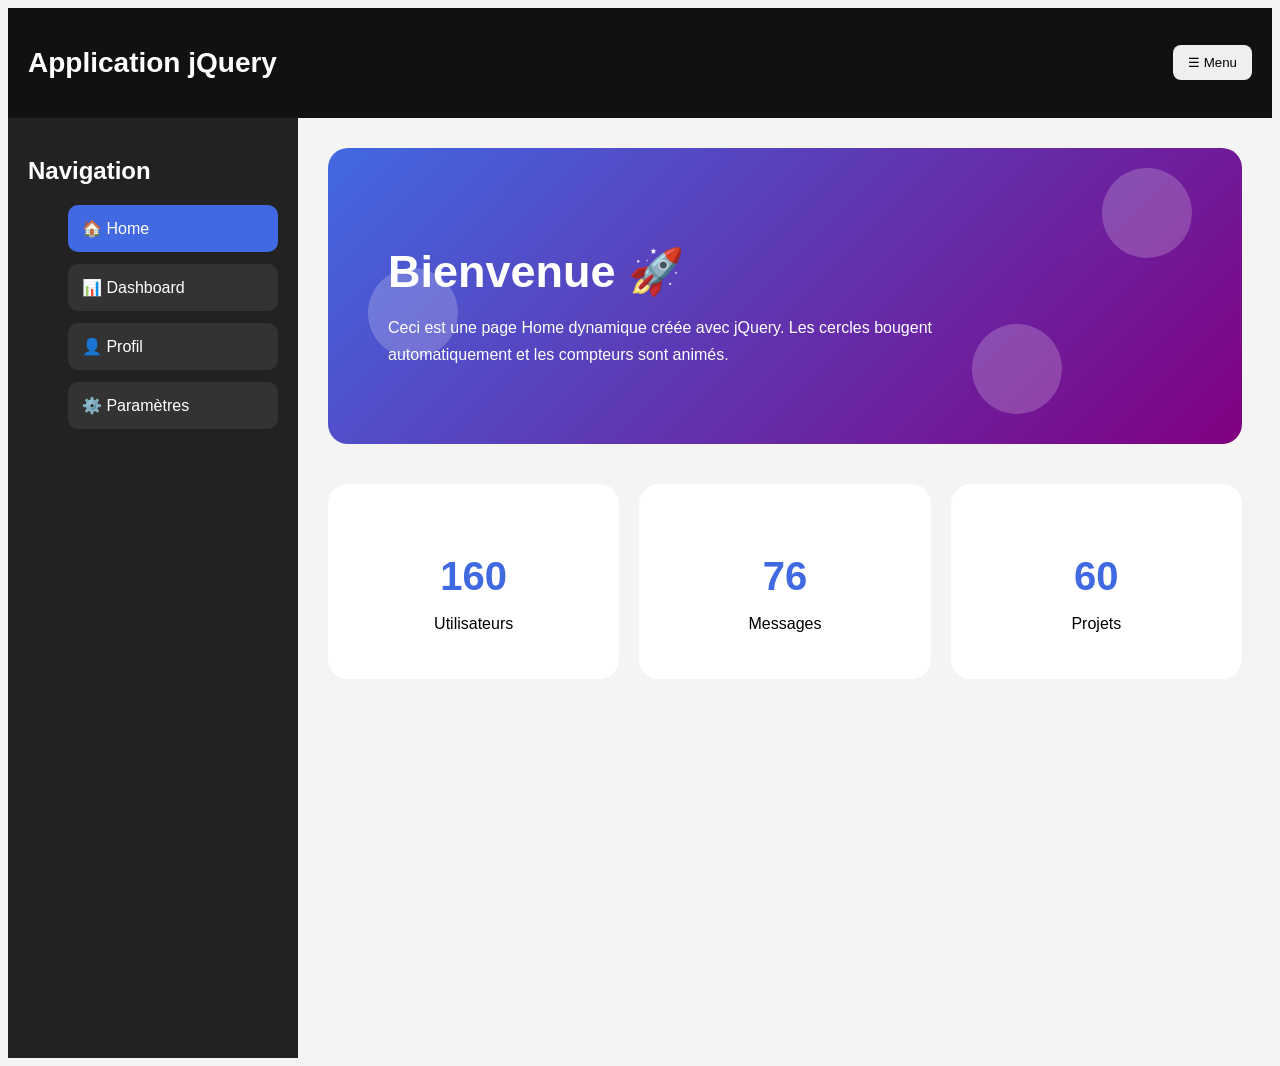
<file: Toufik-Robin/projet2.html>
<!doctype html>
<html lang="fr">
  <head>
    <meta charset="UTF-8" />
    <meta name="viewport" content="width=device-width, initial-scale=1.0" />
    <link rel="stylesheet" href="style.css" />
    <script src="https://ajax.googleapis.com/ajax/libs/jquery/3.7.1/jquery.min.js"></script>
    <title>Navbar + Home Dynamique</title>
  </head>
  <body>
    <header>
      <h1>Application jQuery</h1>

      <button id="toggleMenu">☰ Menu</button>
    </header>

    <div class="container">
      <!-- SIDEBAR -->

      <aside class="sidebar">
        <h2>Navigation</h2>

        <ul>
          <li class="navLink activeNav" data-page="homePage">🏠 Home</li>

          <li class="navLink" data-page="dashboardPage">📊 Dashboard</li>

          <li class="navLink" data-page="profilePage">👤 Profil</li>

          <li class="navLink" data-page="settingsPage">⚙️ Paramètres</li>
        </ul>
      </aside>

      <!-- MAIN -->

      <main>
        <!-- =========================
             HOME PAGE
        ========================= -->

        <section id="homePage" class="page activePage">
          <div class="hero">
            <div class="circle c1"></div>
            <div class="circle c2"></div>
            <div class="circle c3"></div>

            <h2>Bienvenue 🚀</h2>

            <p>
              Ceci est une page Home dynamique créée avec jQuery. Les cercles
              bougent automatiquement et les compteurs sont animés.
            </p>
          </div>

          <!-- STATS -->

          <div class="stats">
            <div class="statBox">
              <h3 class="counter" data-target="250">0</h3>

              <p>Utilisateurs</p>
            </div>

            <div class="statBox">
              <h3 class="counter" data-target="120">0</h3>

              <p>Messages</p>
            </div>

            <div class="statBox">
              <h3 class="counter" data-target="95">0</h3>

              <p>Projets</p>
            </div>
          </div>
        </section>

        <!-- =========================
             DASHBOARD
        ========================= -->

        <section id="dashboardPage" class="page">
          <div class="fakePage">
            <h2>Dashboard</h2>

            <br />

            <p>Contenu du dashboard.</p>
          </div>
        </section>

        <!-- =========================
             PROFILE
        ========================= -->

        <section id="profilePage" class="page">
          <div class="fakePage">
            <h2>Profil</h2>

            <br />

            <p>Contenu du profil.</p>
          </div>
        </section>

        <!-- =========================
             SETTINGS
        ========================= -->

        <section id="settingsPage" class="page">
          <div class="fakePage">
            <h2>Paramètres</h2>

            <br />

            <p>Contenu des paramètres.</p>
          </div>
        </section>
      </main>
    </div>

    <script src="script.js"></script>
  </body>
</html>
</file>
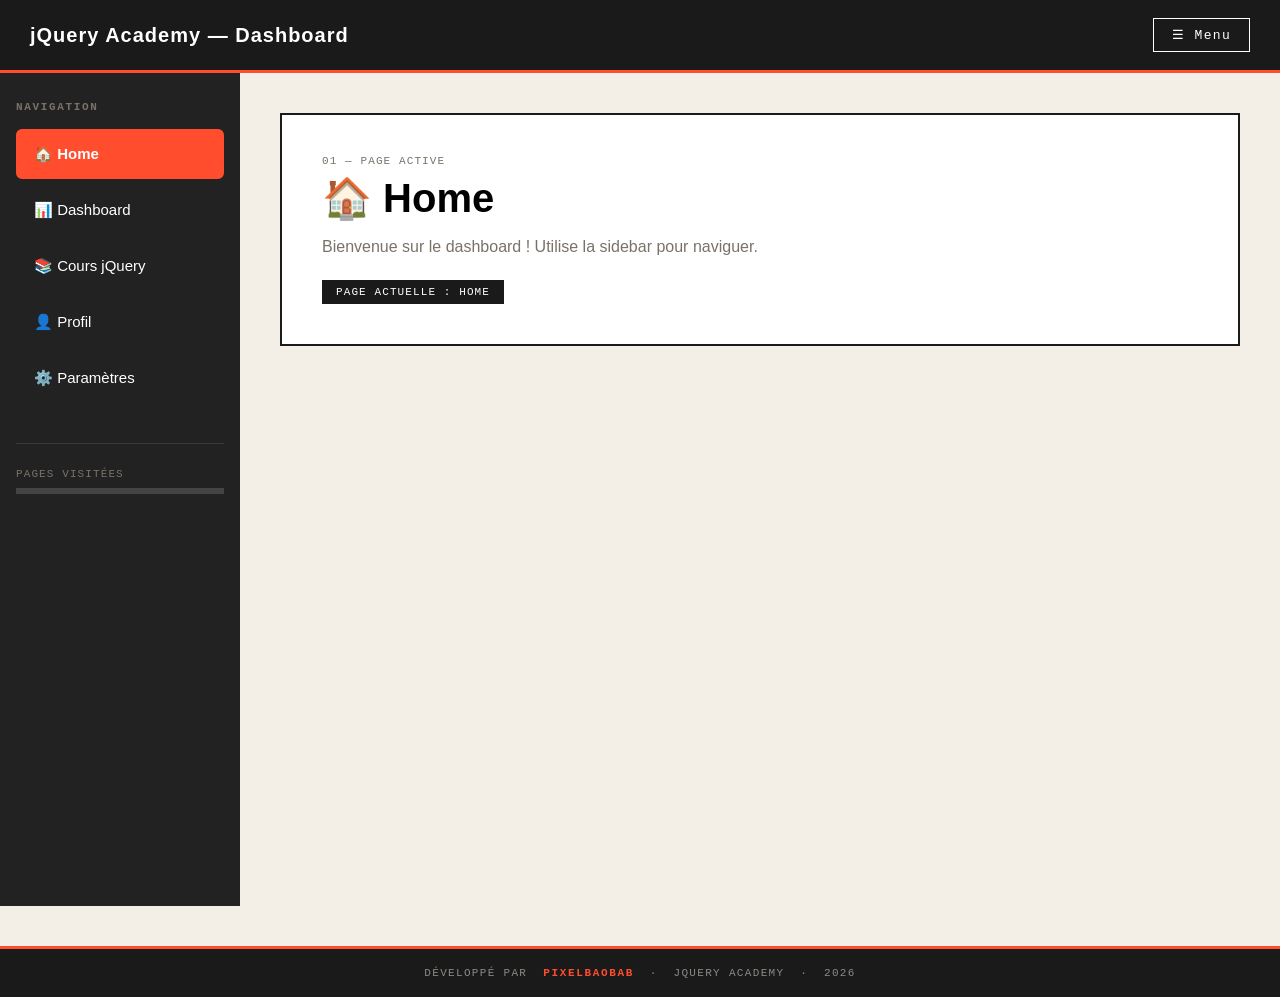
<file: Badr/Bryan/bloc2-starter.html>
<!DOCTYPE html>
<html lang="fr">

<head>
    <meta charset="UTF-8">
    <meta name="viewport" content="width=device-width, initial-scale=1.0">
    <title>BLOC 2 — Navbar & Navigation jQuery</title>

    <script src="https://code.jquery.com/jquery-3.7.1.min.js"></script>

    <style>
        /* ============================================================
   BASE — fourni, ne pas modifier
============================================================ */
        * {
            margin: 0;
            padding: 0;
            box-sizing: border-box;
        }

        body {
            font-family: Arial, sans-serif;
            background: #f4efe6;
        }

        /* Header */
        .app-header {
            background: #1a1a1a;
            color: white;
            padding: 18px 30px;
            display: flex;
            justify-content: space-between;
            align-items: center;
            border-bottom: 3px solid #ff4d2e;
        }

        .app-header h1 {
            font-size: 20px;
            letter-spacing: 0.05em;
        }

        .menu-btn {
            padding: 8px 18px;
            background: transparent;
            border: 1px solid white;
            color: white;
            font-family: monospace;
            font-size: 13px;
            letter-spacing: 0.1em;
            cursor: pointer;
            transition: background 0.2s;
        }

        .menu-btn:hover {
            background: #ff4d2e;
            border-color: #ff4d2e;
        }

        /* Layout */
        .container {
            display: flex;
            min-height: calc(100vh - 67px);
        }

        /* Sidebar */
        .sidebar {
            width: 240px;
            background: #222;
            color: white;
            padding: 28px 16px;
            flex-shrink: 0;
        }

        .sidebar h3 {
            font-family: monospace;
            font-size: 11px;
            text-transform: uppercase;
            letter-spacing: 0.15em;
            color: #7a7268;
            margin-bottom: 16px;
        }

        .sidebar ul {
            list-style: none;
        }

        .navLink {
            padding: 14px 16px;
            margin-bottom: 6px;
            cursor: pointer;
            border-radius: 6px;
            font-size: 15px;
            display: flex;
            align-items: center;
            gap: 12px;
            border: 2px solid transparent;
            transition: all 0.25s;
        }

        .navLink:hover {
            background: #333;
            transform: translateX(4px);
        }

        .navLink.activeNav {
            background: #ff4d2e;
            border-color: #ff4d2e;
            font-weight: bold;
        }

        /* Barre de progression sidebar */
        .progress-section {
            margin-top: 40px;
            padding-top: 24px;
            border-top: 1px solid rgba(255, 255, 255, 0.1);
        }

        .progress-section .label {
            font-family: monospace;
            font-size: 11px;
            color: #7a7268;
            text-transform: uppercase;
            letter-spacing: 0.1em;
            margin-bottom: 8px;
        }

        .progress-track {
            height: 6px;
            background: #444;
        }

        .progress-fill {
            height: 100%;
            background: #ff4d2e;
            width: 0%;
            transition: width 0.5s;
        }

        /* Main */
        main {
            flex: 1;
            padding: 40px;
        }

        /* Pages */
        .page {
            display: none;
        }

        .activePage {
            display: block;
        }

        .page-content {
            background: white;
            border: 2px solid #1a1a1a;
            padding: 40px;
        }

        .page-content h2 {
            font-size: 40px;
            margin-bottom: 8px;
        }

        .page-content .num {
            font-family: monospace;
            font-size: 11px;
            color: #7a7268;
            text-transform: uppercase;
            letter-spacing: 0.1em;
            margin-bottom: 8px;
        }

        .page-content p {
            color: #7a7268;
            margin-top: 12px;
            line-height: 1.6;
        }

        /* Badge page active */
        .badge {
            display: inline-block;
            margin-top: 20px;
            padding: 6px 14px;
            background: #1a1a1a;
            color: white;
            font-family: monospace;
            font-size: 11px;
            text-transform: uppercase;
            letter-spacing: 0.1em;
        }

        /* Notification toast */
        #toast {
            position: fixed;
            bottom: 30px;
            right: 30px;
            background: #1a1a1a;
            color: white;
            padding: 14px 20px;
            font-family: monospace;
            font-size: 13px;
            border-left: 4px solid #ff4d2e;
            display: none;
            z-index: 999;
        }
    </style>
</head>

<body>

    <!-- ============================================================
     HEADER
============================================================ -->
    <header class="app-header">
        <h1>jQuery Academy — Dashboard</h1>
        <button class="menu-btn" id="toggleMenu">☰ Menu</button>
    </header>


    <div class="container">

        <!-- ============================================================
         SIDEBAR
    ============================================================ -->
        <aside class="sidebar" id="sidebar">

            <h3>Navigation</h3>

            <ul>
                <!-- data-page relie chaque lien à une section -->
                <li class="navLink activeNav" data-page="homePage">
                    🏠 Home
                </li>
                <li class="navLink" data-page="dashboardPage">
                    📊 Dashboard
                </li>
                <li class="navLink" data-page="coursePage">
                    📚 Cours jQuery
                </li>
                <li class="navLink" data-page="profilePage">
                    👤 Profil
                </li>
                <li class="navLink" data-page="settingsPage">
                    ⚙️ Paramètres
                </li>
            </ul>

            <!-- Barre de progression (bonus) -->
            <div class="progress-section">
                <div class="label">Pages visitées</div>
                <div class="progress-track">
                    <div class="progress-fill" id="progressFill"></div>
                </div>
            </div>

        </aside>


        <!-- ============================================================
         CONTENU PRINCIPAL
    ============================================================ -->
        <main>

            <!-- Home -->
            <section id="homePage" class="page activePage">
                <div class="page-content">
                    <div class="num">01 — Page active</div>
                    <h2>🏠 Home</h2>
                    <p>Bienvenue sur le dashboard ! Utilise la sidebar pour naviguer.</p>
                    <div class="badge">Page actuelle : Home</div>
                </div>
            </section>

            <!-- Dashboard -->
            <section id="dashboardPage" class="page">
                <div class="page-content">
                    <div class="num">02 — Page active</div>
                    <h2>📊 Dashboard</h2>
                    <p>Contenu du tableau de bord.</p>
                    <div class="badge">Page actuelle : Dashboard</div>
                </div>
            </section>

            <!-- Cours -->
            <section id="coursePage" class="page">
                <div class="page-content">
                    <div class="num">03 — Page active</div>
                    <h2>📚 Cours jQuery</h2>
                    <p>Le cours interactif jQuery.</p>
                    <div class="badge">Page actuelle : Cours jQuery</div>
                </div>
            </section>

            <!-- Profil -->
            <section id="profilePage" class="page">
                <div class="page-content">
                    <div class="num">04 — Page active</div>
                    <h2>👤 Profil</h2>
                    <p>Informations du compte.</p>
                    <div class="badge">Page actuelle : Profil</div>
                </div>
            </section>

            <!-- Paramètres -->
            <section id="settingsPage" class="page">
                <div class="page-content">
                    <div class="num">05 — Page active</div>
                    <h2>⚙️ Paramètres</h2>
                    <p>Configuration de l'application.</p>
                    <div class="badge">Page actuelle : Paramètres</div>
                </div>
            </section>

        </main>

    </div>

    <!-- Toast notification -->
    <div id="toast"></div>


    <script>
        /* ============================================================
           SUIVI des pages visitées (utilisé pour la barre de progression)
        ============================================================ */
        const visitedPages = new Set(["homePage"]); // Home visitée par défaut


        /* ============================================================
           TODO 1 — Navigation par clic sur .navLink
           ─────────────────────────────────────────
           Quand on clique sur un lien de la sidebar :
        
           ÉTAPE A — Gérer l'état actif du lien cliqué
             → Retirer "activeNav" de tous les .navLink
             → Ajouter "activeNav" sur $(this)
        
           ÉTAPE B — Récupérer l'ID de la page à afficher
             → Utiliser $(this).data("page") pour lire data-page="..."
        
           ÉTAPE C — Cacher toutes les sections .page
             → Utiliser .hide() (ou .removeClass("activePage"))
        
           ÉTAPE D — Afficher la bonne section
             → Sélectionner avec $("#" + page)
             → Utiliser .fadeIn(400) pour l'animation
             → Ajouter la classe "activePage"
        
           ÉTAPE E — Afficher un toast de notification
             → Mettre le nom de la page dans #toast
             → .show() puis .delay(1800).fadeOut(400)
        
           BONUS — Mettre à jour la barre de progression
             → Ajouter l'ID de la page dans visitedPages (Set)
             → Calculer le % : visitedPages.size / 5 * 100
             → Animer #progressFill avec .animate({width: pct+"%"}, 400)
        ============================================================ */

        $(".navLink").on("click", function () {

            // Ton code ici ↓
            $(".navLink").removeClass("activeNav");
            $(this).addClass("activeNav");
            const page = $(this).data("page");
            $(".page")
                .hide()
                .removeClass("activePage");

            $("#" + page)
                .fadeIn(400)
                .addClass("activePage");
            $("#toast")
                .text("Page : " + $(this).text().trim())
                .stop(true, true)
                .fadeIn(200)
                .delay(1800)
                .fadeOut(400);
            visitedPages.add(page);

            const pct = (visitedPages.size / 5) * 100;
            $("#progressFill").animate(
                {
                    width: pct + "%"
                },
                400
            );
        });


        /* ============================================================
           TODO 2 — Bouton ☰ Menu : afficher/cacher la sidebar
           ─────────────────────────────────────────────────────
           Au clic sur #toggleMenu :
             → Utiliser .animate({ width: "toggle" }, 400) sur #sidebar
             Ou alternativement :
             → Tester si la sidebar est visible avec .is(":visible")
             → Si visible → .slideUp() / si cachée → .slideDown()
             (Note : avec display:flex sur .container, préférer
              animate width ou toggleClass avec overflow:hidden)
        ============================================================ */

        $("#toggleMenu").on("click", function () {

            // Ton code ici ↓

            $("#sidebar").animate(
                { width: "toggle" },
                400
            );

        });

    </script>

    <!-- ============================================================
     FOOTER PIXELBAOBAB
============================================================ -->
    <footer style="
    margin-top: 40px;
    padding: 18px 30px;
    background: #1a1a1a;
    color: rgba(255,250,240,0.5);
    text-align: center;
    font-family: monospace;
    font-size: 11px;
    letter-spacing: 0.12em;
    text-transform: uppercase;
    border-top: 3px solid #ff4d2e;
">
        D&#233;velopp&#233; par&nbsp;
        <a href="https://www.pixelbaobab.com" target="_blank" rel="noopener" style="
           color: #ff4d2e;
           text-decoration: none;
           font-weight: bold;
           letter-spacing: 0.15em;
           transition: opacity 0.2s;
       " onmouseover="this.style.opacity='0.7'" onmouseout="this.style.opacity='1'">PixelBaobab</a>
        &nbsp;&middot;&nbsp; jQuery Academy &nbsp;&middot;&nbsp; 2026
    </footer>

</body>

</html>
</file>
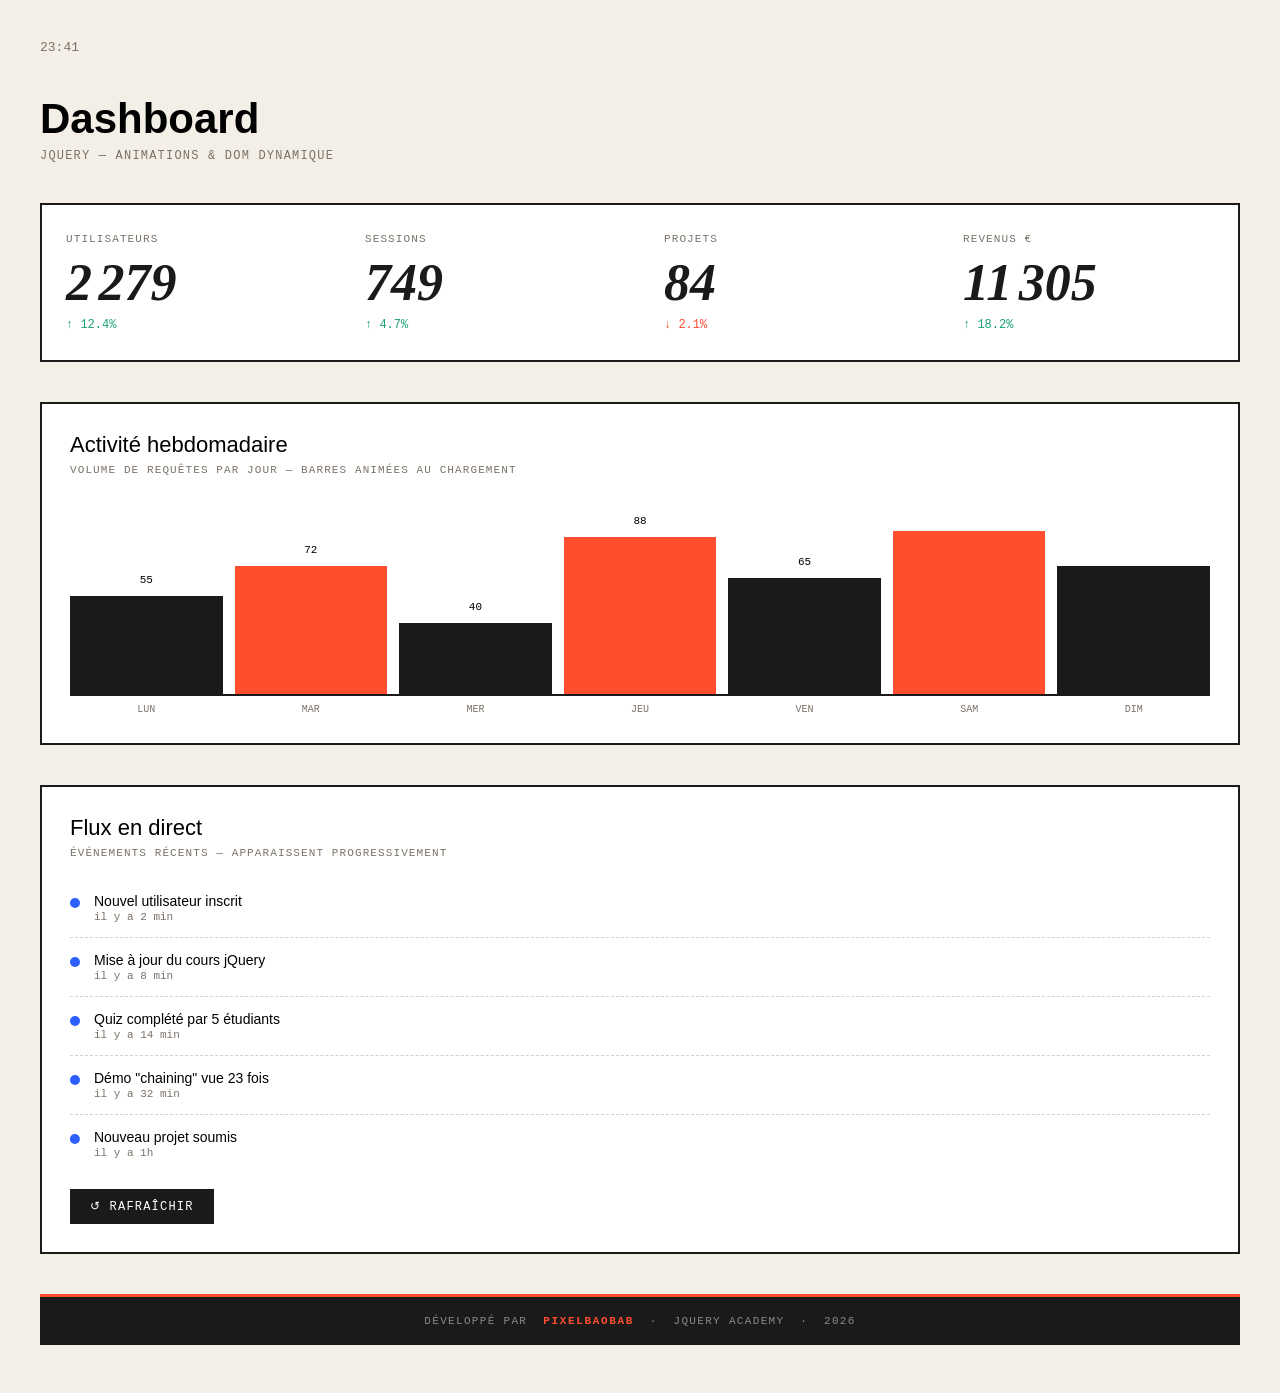
<file: Badr/Bryan/bloc3-starter.html>
<!DOCTYPE html>
<html lang="fr">
<head>
<meta charset="UTF-8">
<meta name="viewport" content="width=device-width, initial-scale=1.0">
<title>BLOC 3 — Dashboard Animé jQuery</title>

<script src="https://code.jquery.com/jquery-3.7.1.min.js"></script>

<style>
/* ============================================================
   BASE — fourni, ne pas modifier
============================================================ */
* { margin:0; padding:0; box-sizing:border-box; }
body { font-family: Arial, sans-serif; background: #f4efe6; padding: 40px; }

h1 {
    font-size: 42px;
    margin-bottom: 6px;
}
.sub {
    font-family: monospace;
    font-size: 12px;
    color: #7a7268;
    text-transform: uppercase;
    letter-spacing: 0.1em;
    margin-bottom: 40px;
}

/* Grille de stats */
.stats {
    display: grid;
    grid-template-columns: repeat(4, 1fr);
    gap: 0;
    border: 2px solid #1a1a1a;
    margin-bottom: 40px;
    background: #1a1a1a;
}
.statBox {
    background: white;
    padding: 28px 24px;
}
.statBox .label {
    font-family: monospace;
    font-size: 11px;
    text-transform: uppercase;
    letter-spacing: 0.1em;
    color: #7a7268;
}
.statBox .num {
    font-size: 52px;
    font-weight: 800;
    font-style: italic;
    margin: 8px 0 6px;
    color: #1a1a1a;
    font-family: Georgia, serif;
}
.statBox .delta {
    font-family: monospace;
    font-size: 12px;
}
.delta.up   { color: #1aa179; }
.delta.down { color: #ff4d2e; }

/* Section graphique en barres */
.section-title {
    font-size: 22px;
    margin-bottom: 6px;
}
.section-sub {
    font-family: monospace;
    font-size: 11px;
    color: #7a7268;
    text-transform: uppercase;
    letter-spacing: 0.1em;
    margin-bottom: 20px;
}

.bar-chart-wrap {
    background: white;
    border: 2px solid #1a1a1a;
    padding: 28px;
    margin-bottom: 40px;
}
.bars {
    display: flex;
    align-items: flex-end;
    gap: 12px;
    height: 200px;
    border-bottom: 2px solid #1a1a1a;
    padding-top: 20px;
}
.bar {
    flex: 1;
    background: #1a1a1a;
    position: relative;
    cursor: pointer;
    transition: opacity 0.2s;
    /* IMPORTANT : la hauteur sera mise à 0% puis animée par jQuery */
    height: 0%;
}
.bar:nth-child(even)     { background: #ff4d2e; }
.bar:hover               { opacity: 0.7; }
.bar .val {
    position: absolute;
    top: -22px; left: 50%;
    transform: translateX(-50%);
    font-family: monospace;
    font-size: 11px;
}
.bars-labels {
    display: flex;
    gap: 12px;
    margin-top: 8px;
}
.bars-labels span {
    flex: 1;
    text-align: center;
    font-family: monospace;
    font-size: 10px;
    color: #7a7268;
}

/* Flux en direct */
.feed-wrap {
    background: white;
    border: 2px solid #1a1a1a;
    padding: 28px;
    margin-bottom: 40px;
}
.feed-item {
    display: flex;
    gap: 14px;
    padding: 14px 0;
    border-bottom: 1px dashed rgba(26,26,26,0.2);
    font-size: 14px;
    /* Sera animé au chargement */
    opacity: 0;
}
.feed-item:last-child { border: none; }
.feed-item .dot {
    width: 10px; height: 10px; border-radius: 50%;
    background: #2d5fff;
    margin-top: 5px;
    flex-shrink: 0;
}
.feed-item .when {
    display: block;
    font-family: monospace;
    font-size: 11px;
    color: #7a7268;
    margin-top: 2px;
}

/* Bouton refresh */
.refresh-btn {
    padding: 10px 20px;
    background: #1a1a1a;
    color: white;
    border: none;
    font-family: monospace;
    font-size: 12px;
    text-transform: uppercase;
    letter-spacing: 0.1em;
    cursor: pointer;
    margin-top: 16px;
    transition: background 0.2s;
}
.refresh-btn:hover { background: #ff4d2e; }
.refresh-btn.spinning { animation: spin 0.6s linear; }
@keyframes spin {
    from { transform: rotate(0deg); }
    to   { transform: rotate(360deg); }
}

/* Horloge */
#clock {
    font-family: monospace;
    font-size: 13px;
    color: #7a7268;
    margin-bottom: 40px;
}
</style>
</head>
<body>

<div id="clock">⏱ Dernière mise à jour : --:--</div>

<h1>Dashboard</h1>
<div class="sub">jQuery — Animations & DOM dynamique</div>


<!-- ============================================================
     SECTION 1 : COMPTEURS ANIMÉS
============================================================ -->
<div class="stats">

    <div class="statBox">
        <div class="label">Utilisateurs</div>
        <!-- data-target = la valeur cible du compteur -->
        <div class="num counter" data-target="2540">0</div>
        <div class="delta up">↑ 12.4%</div>
    </div>

    <div class="statBox">
        <div class="label">Sessions</div>
        <div class="num counter" data-target="847">0</div>
        <div class="delta up">↑ 4.7%</div>
    </div>

    <div class="statBox">
        <div class="label">Projets</div>
        <div class="num counter" data-target="95">0</div>
        <div class="delta down">↓ 2.1%</div>
    </div>

    <div class="statBox">
        <div class="label">Revenus €</div>
        <div class="num counter" data-target="12780">0</div>
        <div class="delta up">↑ 18.2%</div>
    </div>

</div>


<!-- ============================================================
     SECTION 2 : GRAPHIQUE EN BARRES
============================================================ -->
<div class="bar-chart-wrap">

    <div class="section-title">Activité hebdomadaire</div>
    <div class="section-sub">Volume de requêtes par jour — barres animées au chargement</div>

    <div class="bars" id="barChart">
        <!-- data-h = hauteur en % de chaque barre -->
        <div class="bar" data-h="55"><span class="val">55</span></div>
        <div class="bar" data-h="72"><span class="val">72</span></div>
        <div class="bar" data-h="40"><span class="val">40</span></div>
        <div class="bar" data-h="88"><span class="val">88</span></div>
        <div class="bar" data-h="65"><span class="val">65</span></div>
        <div class="bar" data-h="92"><span class="val">92</span></div>
        <div class="bar" data-h="78"><span class="val">78</span></div>
    </div>

    <div class="bars-labels">
        <span>LUN</span><span>MAR</span><span>MER</span>
        <span>JEU</span><span>VEN</span><span>SAM</span><span>DIM</span>
    </div>

</div>


<!-- ============================================================
     SECTION 3 : FLUX D'ACTIVITÉ (apparition échelonnée)
============================================================ -->
<div class="feed-wrap">

    <div class="section-title">Flux en direct</div>
    <div class="section-sub">Événements récents — apparaissent progressivement</div>

    <div id="liveFeed">

        <div class="feed-item">
            <div class="dot"></div>
            <div>Nouvel utilisateur inscrit <span class="when">il y a 2 min</span></div>
        </div>

        <div class="feed-item">
            <div class="dot"></div>
            <div>Mise à jour du cours jQuery <span class="when">il y a 8 min</span></div>
        </div>

        <div class="feed-item">
            <div class="dot"></div>
            <div>Quiz complété par 5 étudiants <span class="when">il y a 14 min</span></div>
        </div>

        <div class="feed-item">
            <div class="dot"></div>
            <div>Démo "chaining" vue 23 fois <span class="when">il y a 32 min</span></div>
        </div>

        <div class="feed-item">
            <div class="dot"></div>
            <div>Nouveau projet soumis <span class="when">il y a 1h</span></div>
        </div>

    </div>

    <button class="refresh-btn" id="refreshFeed">↺ Rafraîchir</button>

</div>


<script>

/* ============================================================
   TODO 1 — Horloge : afficher l'heure actuelle dans #clock
   ──────────────────────────────────────────────────────────
   - Créer une fonction updateClock() qui :
       → Crée un new Date()
       → Formate l'heure avec .toLocaleTimeString("fr-FR", { hour:"2-digit", minute:"2-digit" })
       → Met à jour le texte de #clock avec .text()
   - Appeler updateClock() une première fois immédiatement
   - Utiliser setInterval() pour rappeler toutes les 60 000ms
============================================================ */

// Ton code ici ↓
$(function() {

    function updateClock() {
        let now = new Date();
        let time = now.toLocaleTimeString("fr-FR", { hour:"2-digit", minute:"2-digit" });
        $("#clock")
        
        .text(time);
    }

    updateClock(); // appel initial

    // Ton code ici ↓
    setInterval(updateClock, 60000);

});

/* ============================================================
   TODO 2 — Compteurs animés avec $().animate()
   ─────────────────────────────────────────────
   - Utiliser .each() pour boucler sur tous les .counter
   - Pour chaque compteur :
       → Lire la valeur cible avec $(this).data("target")
       → Stocker $(this) dans une variable (ex: let $el = $(this))
       → Utiliser cette technique jQuery :
           $({ n: 0 }).animate({ n: target }, {
               duration: 1500,
               easing: "swing",
               step: function() {
                   $el.text( Math.floor(this.n).toLocaleString("fr-FR") );
               },
               complete: function() {
                   $el.text( target.toLocaleString("fr-FR") );
               }
           });
   Pourquoi $({ n: 0 }) ? jQuery ne peut animer que des propriétés CSS.
   En encapsulant dans un objet, on anime une propriété numérique custom !
============================================================ */

$(".counter").each(function() {

    // Ton code ici ↓
    let target = $(this).data("target");
    let $el = $(this);



    $({ n: 0 }).animate({ n: target }, {
        duration: 1500,
        easing: "swing",
        step: function() {
            $el.text( Math.floor(this.n).toLocaleString("fr-FR") );
        },
        complete: function() {
            $el.text( target.toLocaleString("fr-FR") );
        }
    });

});


/* ============================================================
   TODO 3 — Graphique en barres animé au chargement
   ─────────────────────────────────────────────────
   - Utiliser .each() sur #barChart .bar
   - Pour chaque barre :
       → Lire la hauteur cible avec $(this).data("h")
       → Utiliser .delay(i * 100) pour échelonner l'apparition
       → Puis .animate({ height: h + "%" }, 700)
   Note : i est le 2e paramètre de la fonction .each()
   ex: $(".bar").each(function(i) { ... })
============================================================ */

$("#barChart .bar").each(function(i) {

    // Ton code ici ↓
    let h = $(this).data("h");
    $(this).delay(i * 100).animate({ height: h + "%" }, 700);

});


/* ============================================================
   TODO 4 — Flux d'activité : apparition progressive
   ──────────────────────────────────────────────────
   - Utiliser .each() sur les .feed-item
   - Pour chaque item (index i) :
       → Utiliser .delay(i * 200) pour décaler l'animation
       → Puis .animate({ opacity: 1 }, 400)
       → BONUS : animer aussi un léger translateX avec le paramètre "step"
           step: function(now) {
               $(this).css("transform", "translateX(" + ((1-now)*-12) + "px)");
           }
============================================================ */

function animateFeed() {
    $(".feed-item").css({ opacity: 0 }); // reset

    $(".feed-item").each(function(i) {

        // Ton code ici ↓
        $(this).delay(i * 200).animate(
            { opacity: 1 },
            {
                duration: 400,
                step: function(now) {
                    $(this).css("transform", "translateX(" + ((1-now)*-12) + "px)");
                }
            }
        );

    });
}

animateFeed(); // appel initial


/* ============================================================
   TODO 5 — Bouton "Rafraîchir" le flux
   ─────────────────────────────────────
   Au clic sur #refreshFeed :
     → Ajouter la classe "spinning" sur $(this) pour l'animation
     → Retirer la classe après 600ms avec setTimeout
     → Rappeler animateFeed() après 300ms
============================================================ */

$("#refreshFeed").on("click", function() {

    // Ton code ici ↓
    let $btn = $(this);

    $btn.addClass("spinning");

    setTimeout(() => $btn.removeClass("spinning"), 600);
    setTimeout(animateFeed, 300);

});

</script>

<!-- ============================================================
     FOOTER PIXELBAOBAB
============================================================ -->
<footer style="
    margin-top: 40px;
    padding: 18px 30px;
    background: #1a1a1a;
    color: rgba(255,250,240,0.5);
    text-align: center;
    font-family: monospace;
    font-size: 11px;
    letter-spacing: 0.12em;
    text-transform: uppercase;
    border-top: 3px solid #ff4d2e;
">
    D&#233;velopp&#233; par&nbsp;
    <a href="https://www.pixelbaobab.com"
       target="_blank"
       rel="noopener"
       style="
           color: #ff4d2e;
           text-decoration: none;
           font-weight: bold;
           letter-spacing: 0.15em;
           transition: opacity 0.2s;
       "
       onmouseover="this.style.opacity='0.7'"
       onmouseout="this.style.opacity='1'"
    >PixelBaobab</a>
    &nbsp;&middot;&nbsp; jQuery Academy &nbsp;&middot;&nbsp; 2026
</footer>

</body>
</html>
</file>
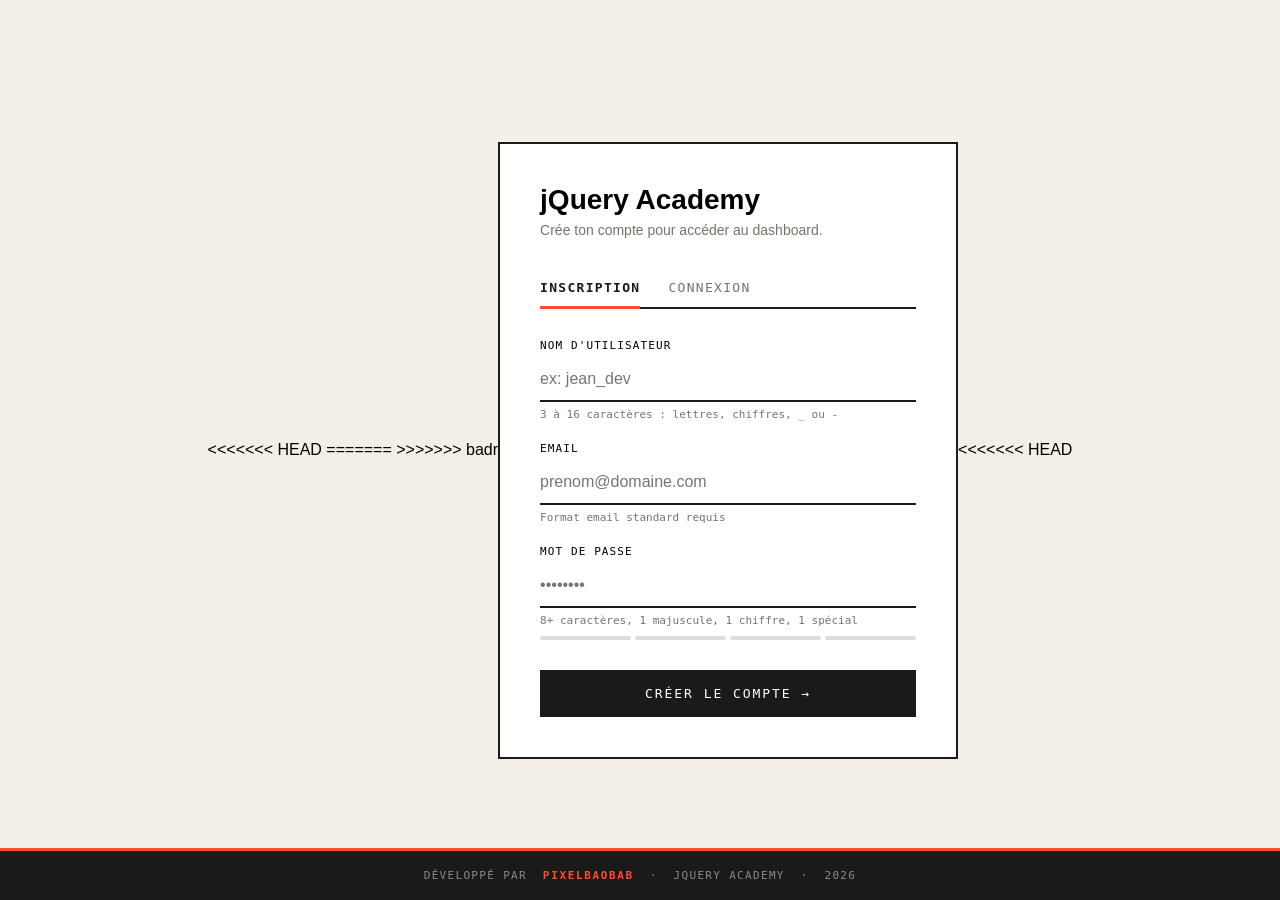
<file: Badr/Bryan/login.html>
<!DOCTYPE html>
<html lang="fr">

<head>
    <meta charset="UTF-8">
    <meta name="viewport" content="width=device-width, initial-scale=1.0">
    <title>BLOC 1 — Authentification & Regex</title>

    <<<<<<< HEAD <script src="https://code.jquery.com/jquery-3.7.1.min.js">
        </script>

        <style>
            /* ============================================================
   BASE — fourni, ne pas modifier
============================================================ */
            * {
                margin: 0;
                padding: 0;
                box-sizing: border-box;
            }

            body {
                font-family: Arial, sans-serif;
                background: #f4efe6;
                min-height: 100vh;
                display: flex;
                align-items: center;
                justify-content: center;
            }

            .auth-box {
                background: white;
                border: 2px solid #1a1a1a;
                padding: 40px;
                width: 460px;
            }

            .auth-box h1 {
                font-size: 28px;
                margin-bottom: 6px;
            }

            .auth-box .sub {
                color: #7a7268;
                font-size: 14px;
                margin-bottom: 30px;
            }

            /* Tabs */
            .tabs {
                display: flex;
                gap: 0;
                margin-bottom: 30px;
                border-bottom: 2px solid #1a1a1a;
            }

            .tab {
                padding: 12px 0;
                margin-right: 28px;
                font-family: monospace;
                font-size: 13px;
                text-transform: uppercase;
                letter-spacing: 0.1em;
                cursor: pointer;
                background: none;
                border: none;
                color: #7a7268;
                position: relative;
            }

            .tab.active {
                color: #1a1a1a;
                font-weight: bold;
            }

            .tab.active::after {
                content: "";
                position: absolute;
                bottom: -2px;
                left: 0;
                right: 0;
                height: 3px;
                background: #ff4d2e;
            }

            /* Champs */
            .field {
                margin-bottom: 20px;
            }

            .field label {
                display: block;
                font-family: monospace;
                font-size: 11px;
                text-transform: uppercase;
                letter-spacing: 0.1em;
                margin-bottom: 6px;
            }

            .field input {
                width: 100%;
                padding: 12px 0;
                border: none;
                border-bottom: 2px solid #1a1a1a;
                background: transparent;
                font-size: 16px;
                outline: none;
                transition: border-color 0.2s;
            }

            .field input:focus {
                border-bottom-color: #2d5fff;
            }

            .field .hint {
                margin-top: 6px;
                font-family: monospace;
                font-size: 11px;
                color: #7a7268;
                min-height: 14px;
            }

            /* États de validation */
            .field.error input {
                border-bottom-color: #ff4d2e;
            }

            .field.error .hint {
                color: #ff4d2e;
                font-weight: bold;
            }

            .field.ok input {
                border-bottom-color: #1aa179;
            }

            .field.ok .hint {
                color: #1aa179;
                font-weight: bold;
            }

            .field.ok .hint::before {
                content: "✓ ";
            }

            /* Jauge mot de passe */
            .strength {
                display: flex;
                gap: 4px;
                margin-top: 8px;
            }

            .strength span {
                flex: 1;
                height: 4px;
                background: #ddd;
                border-radius: 2px;
                transition: background 0.3s;
            }

            .strength span.faible {
                background: #ff4d2e;
            }

            .strength span.moyen {
                background: #ffd23f;
            }

            .strength span.fort {
                background: #1aa179;
            }

            /* Bouton */
            .submit-btn {
                width: 100%;
                padding: 16px;
                background: #1a1a1a;
                color: white;
                border: none;
                font-family: monospace;
                font-size: 13px;
                text-transform: uppercase;
                letter-spacing: 0.15em;
                cursor: pointer;
                margin-top: 10px;
                transition: background 0.2s, transform 0.15s;
            }

            .submit-btn:hover {
                background: #ff4d2e;
            }

            .submit-btn.shake {
                animation: shake 0.4s;
            }

            @keyframes shake {

                0%,
                100% {
                    transform: translateX(0);
                }

                25% {
                    transform: translateX(-8px);
                }

                75% {
                    transform: translateX(8px);
                }
            }

            /* Flash message */
            .flash {
                margin-top: 16px;
                padding: 12px 16px;
                font-family: monospace;
                font-size: 12px;
                border-left: 4px solid;
                display: none;
            }

            .flash.ok {
                background: rgba(26, 161, 121, 0.1);
                border-color: #1aa179;
                color: #1aa179;
            }

            .flash.err {
                background: rgba(255, 77, 46, 0.1);
                border-color: #ff4d2e;
                color: #ff4d2e;
            }

            /* Page de bienvenue (cachée au départ) */
            #welcome {
                text-align: center;
                display: none;
            }

            #welcome h2 {
                font-size: 36px;
                margin-bottom: 12px;
            }

            #welcome p {
                color: #7a7268;
                margin-bottom: 24px;
            }

            #welcome .logout {
                padding: 10px 24px;
                background: #1a1a1a;
                color: white;
                border: none;
                font-family: monospace;
                cursor: pointer;
            }
        </style>
        =======

        >>>>>>> badr
</head>

<body>

    <!-- ============================================================
     ZONE D'AUTHENTIFICATION
============================================================ -->
    <div id="authBox" class="auth-box">

        <h1>jQuery Academy</h1>
        <p class="sub">Crée ton compte pour accéder au dashboard.</p>

        <!-- TABS -->
        <div class="tabs">
            <button class="tab active" data-form="signupForm">Inscription</button>
            <button class="tab" data-form="loginForm">Connexion</button>
        </div>


        <!-- ==============================
         FORMULAIRE INSCRIPTION
    ============================== -->
        <div id="signupForm">

            <!-- Champ username -->
            <div class="field" id="f-username">
                <label for="signup-username">Nom d'utilisateur</label>
                <input type="text" id="signup-username" placeholder="ex: jean_dev" autocomplete="off">
                <div class="hint">3 à 16 caractères : lettres, chiffres, _ ou -</div>
            </div>

            <!-- Champ email -->
            <div class="field" id="f-email">
                <label for="signup-email">Email</label>
                <input type="email" id="signup-email" placeholder="prenom@domaine.com" autocomplete="off">
                <div class="hint">Format email standard requis</div>
            </div>

            <!-- Champ password -->
            <div class="field" id="f-password">
                <label for="signup-password">Mot de passe</label>
                <input type="password" id="signup-password" placeholder="••••••••" autocomplete="off">
                <div class="hint">8+ caractères, 1 majuscule, 1 chiffre, 1 spécial</div>
                <!-- Jauge de force -->
                <div class="strength">
                    <span></span>
                    <span></span>
                    <span></span>
                    <span></span>
                </div>
            </div>

            <button class="submit-btn" id="signupBtn">Créer le compte →</button>

            <div class="flash" id="signupFlash"></div>

        </div>


        <!-- ==============================
         FORMULAIRE CONNEXION
    ============================== -->
        <div id="loginForm" style="display:none">

            <div class="field" id="f-login-email">
                <label for="login-email">Email</label>
                <input type="email" id="login-email" placeholder="prenom@domaine.com" autocomplete="off">
                <div class="hint">&nbsp;</div>
            </div>

            <div class="field" id="f-login-password">
                <label for="login-password">Mot de passe</label>
                <input type="password" id="login-password" placeholder="••••••••" autocomplete="off">
                <div class="hint">&nbsp;</div>
            </div>

            <button class="submit-btn" id="loginBtn">Se connecter →</button>

            <div class="flash" id="loginFlash"></div>

        </div>

    </div>


    <!-- ============================================================
     PAGE D'ACCUEIL (après connexion)
============================================================ -->
    <div id="welcome" class="auth-box">
        <h2>Bienvenue 🎉</h2>
        <p id="welcomeMsg">Connexion réussie !</p>
        <button class="logout" id="logoutBtn">Se déconnecter</button>
    </div>


    <<<<<<< HEAD <script>
        /* ============================================================
        ÉTAT GLOBAL (stocke le compte inscrit en mémoire)
        ============================================================ */
        let registeredUser = null; // { username, email, password }
        let isLoggedIn = false;


        /* ============================================================
        REGEX — à compléter !
        Référence MDN : https://developer.mozilla.org/fr/docs/Web/JavaScript/Guide/Regular_expressions
        ============================================================ */
        const REGEX = {

        // TODO 1 — Regex username
        // Règle : entre 3 et 16 caractères
        // uniquement lettres (a-z, A-Z), chiffres, underscore _ ou tiret -
        // Indice : ^ = début, $ = fin, [groupe]{min,max}
        username: /^[a-zA-Z0-9_-]{3,16}$/,

        // TODO 2 — Regex email
        // Règle : qqch @ qqch . qqch (au moins 2 lettres pour le domaine)
        // Indice : \. pour un vrai point, + = un ou plusieurs, {2,} = au moins 2
        email: /^[a-zA-Z]+@[a-zA-Z]+\.[a-zA-Z]{2,}]+$/,
        // TODO 3 — Regex password (la plus complexe !)
        // Règle : 8 caractères minimum
        // au moins 1 minuscule, 1 majuscule, 1 chiffre, 1 caractère spécial
        // Indice : (?=...) = lookahead positif (vérifie sans consommer)
        // (?=.*[A-Z]) = doit contenir au moins une majuscule quelque part
        password: /^(?=.*[a-z])(?=.*[A-Z])(?=.*[!@#$%^&*()_\-+=])(?=.*\d).{8,}$/,

        };


        /* ============================================================
        TABS — basculer entre Inscription et Connexion
        ============================================================ */

        // TODO 4 — Au clic sur un .tab :
        // 1. Retirer la classe "active" de tous les .tab
        // 2. Ajouter "active" sur $(this)
        // 3. Lire l'attribut data-form avec $(this).data("form")
        // 4. Cacher tous les formulaires, afficher le bon avec fadeIn(300)

        $(".tab").on("click", function () {
        $(".tab").removeClass("active");
        $(this).addClass("active");

        const form = $(this).data("form");


        $("#signupForm, #loginForm").hide();
        $("#" + form).fadeIn(300);
        });




        /* ============================================================
        VALIDATION TEMPS RÉEL — username
        ============================================================ */

        // TODO 5 — Sur l'événement "keyup" de #signup-username :
        // - Récupérer la valeur avec .val()
        // - Tester avec REGEX.username.test(valeur)
        // - Si valide → ajouter classe "ok" sur #f-username, message positif dans .hint
        // - Si invalide → ajouter classe "error", message d'erreur précis dans .hint
        // - Penser à .removeClass("ok error") au début pour reset l'état précédent

        $("#signup-username").on("keyup", function () {

        // Ton code ici ↓
        $("#f-username").removeClass("ok error");
        const val = $(this).val();
        if (REGEX.username.test(val)) {
        $("#f-username").addClass("ok");
        $("#f-username .hint").text("Nom d'utilisateur valide !");
        } else {
        $("#f-username").addClass("error");
        $("#f-username .hint").text("3-16 carac , ");
        }
        });


        /* ============================================================
        VALIDATION TEMPS RÉEL — email
        ============================================================ */

        // TODO 6 — Même logique que le username, pour #signup-email
        // Tester avec REGEX.email.test(valeur)

        $("#signup-email").on("keyup", function () {

        // Ton code ici ↓
        $("#f-email").removeClass("ok error");
        const val = $(this).val();
        if (REGEX.email.test(val)) {
        $("#f-email").addClass("ok");
        $("#f-email .hint").text("Nom d'utilisateur valide !");
        } else {
        $("#f-email").addClass("error");
        $("#f-email .hint").text("3-16 carac , ");
        }
        });


        /* ============================================================
        VALIDATION TEMPS RÉEL — password + jauge de force
        ============================================================ */

        // TODO 7 — Sur "keyup" de #signup-password :
        // a) Calculer un score de 0 à 4 :
        // +1 si longueur >= 8
        // +1 si contient minuscule ET majuscule
        // +1 si contient un chiffre
        // +1 si contient un caractère spécial
        //
        // b) Mettre à jour la jauge .strength span :
        // Utilise .each(function(i){...}) pour boucler sur les 4 spans
        // Si i < score → ajouter la bonne classe (faible / moyen / fort) // Sinon retirer toutes les classes // // c)
            Valider ou invalider le champ avec REGEX.password.test(valeur) $("#signup-password").on("keyup", function ()
            { const password=$(this).val(); let num=0; if (password.length>= 8) num++;
            if (/[!@#$%^&*()_\-+=]/.test(password)) num++;
            if (/[A-Z]/.test(password)) num++;
            if (/[0-9]/.test(password)) num++;


            $(".strength span").each(function (i) {
            $(this).removeClass("faible moyen fort");

            if (i < num) { if (num <=1) $(this).addClass("faible"); else if (num <=3) $(this).addClass("moyen"); else
                $(this).addClass("fort"); } }); $("#f-password").removeClass("ok error"); if
                (REGEX.password.test(password)) { $("#f-password").addClass("ok"); $("#f-password .hint").text("Mot de
                passe valide ");
            } else {
                $(" #f-password").addClass("error"); $("#f-password .hint").text("8+ caractères, maj, min, chiffre,
                spécial"); } }); /*$("#signup-password").on("keyup", function() { // Ton code ici ↓ const
                password=$(this).val(); let num=0 ; if (password.lenght>= 8)num++;
                if (/[!@#$%^&*()_\-+=]/.test(password)) num++;
                $(".strenght span").each(function (i) {
                $("this").removeClass("faible moyen fort");
                if (i > num) {
                if (num <= 1) $("this").addClass("faible"); else if (num <=3) $("this").addClass("moyen"); else
                    $("this").add("fort"); } }); $("#f-password").removeClass("ok error"); const val=$(this).val(); if
                    (REGEX.password.test(val)) { $("#f-password").addClass("ok"); $("#f-password .hint").text("Mot de
                    passe valide !"); } else { $("#f-password").addClass("error"); $("#f-password .hint").text("3-16
                    carac"); } }); */ /*============================================================BOUTON
                    INSCRIPTION============================================================*/ // TODO 8 — Au clic sur
                    #signupBtn : // 1. Lire les 3 valeurs (username, email, password) // 2. Tester les 3 regex // 3. Si
                    erreurs → collecter dans un tableau, shake sur le bouton, // afficher dans #signupFlash
                    (classe "err" ) avec .slideDown(300) // 4. Si tout OK → stocker dans registeredUser={ username,
                    email, password } // Afficher message succès dans #signupFlash (classe "ok" ) // Après 800ms,
                    appeler doLogin() $("#signupBtn").on("click", function () { // Ton code ici ↓ const
                    username=$("#signup-username").val().trim(); const email=$("#signup-email").val().trim(); const
                    password=$("#signup-password").val(); const errors=[]; if (!REGEX.username.test(username))
                    errors.push("Nom d'utilisateur invalide"); if (!REGEX.email.test(email)) errors.push("Email
                    invalide"); if (!REGEX.password.test(password)) errors.push("Mot de passe invalide"); if
                    (errors.length> 0) {
                    $(this).addClass("shake");
                    setTimeout(() => {
                    $(this).removeClass("shake");
                    }, 600);
                    $("#signupFlash")
                    .removeClass("ok")
                    .addClass("err")
                    .html(errors.join("<br>"))
                    .hide()
                    .slideDown(300);
                    return;
                    }
                    setTimeout(() => {
                    doLogin();
                    }, 800);

                    });


                    /* ============================================================
                    BOUTON CONNEXION
                    ============================================================ */

                    // TODO 9 — Au clic sur #loginBtn :
                    // 1. Vérifier que registeredUser existe (sinon → message "inscris-toi d'abord")
                    // 2. Vérifier que l'email est valide (REGEX.email)
                    // 3. Comparer email + password avec registeredUser.email / .password
                    // 4. Si OK → appeler doLogin()
                    // 5. Sinon → shake + flash "err"

                    $("#loginBtn").on("click", function () {

                    // Ton code ici ↓

                    });


                    /* ============================================================
                    CONNEXION / DÉCONNEXION — logique fournie, ne pas modifier
                    ============================================================ */
                    function doLogin() {
                    $("#authBox").fadeOut(400, function () {
                    const msg = "Bienvenue <strong>" + registeredUser.username + "</strong> ! Tu es connecté·e.";
                    $("#welcomeMsg").html(msg);
                    $("#welcome").fadeIn(400);
                    });
                    =======
                    <script>
                        /* ============================================================
                           ÉTAT GLOBAL
                        ============================================================ */
                        let registeredUser = null;
                        let isLoggedIn = false;


                        /* ============================================================
                           REGEX
                        ============================================================ */
                        const REGEX = {
                            username: /^[a-zA-Z0-9_-]{3,16}$/,
                            email: /^[^\s@]+@[^\s@]+\.[a-zA-Z]{2,}$/,
                            password: /^(?=.*[a-z])(?=.*[A-Z])(?=.*[0-9])(?=.*[!@#$%^&*()_\-+=]).{8,}$/,
                        };


                        /* ============================================================
                           TABS
                        ============================================================ */
                        $(".tab").on("click", function () {
                            $(".tab").removeClass("active");
                            $(this).addClass("active");

                            const form = $(this).data("form");
                            $("#signupForm, #loginForm").hide();
                            $("#" + form).fadeIn(300);
                        });


                        /* ============================================================
                           VALIDATION TEMPS RÉEL — username
                        ============================================================ */
                        $("#signup-username").on("keyup", function () {
                            $("#f-username").removeClass("ok error");
                            const val = $(this).val();

                            if (REGEX.username.test(val)) {
                                $("#f-username").addClass("ok");
                                $("#f-username .hint").text("Nom d'utilisateur valide !");
                            } else {
                                $("#f-username").addClass("error");
                                $("#f-username .hint").text("3-16 caractères : lettres, chiffres, _ ou -");
                            }
                        });


                        /* ============================================================
                           VALIDATION TEMPS RÉEL — email
                        ============================================================ */
                        $("#signup-email").on("keyup", function () {
                            $("#f-email").removeClass("ok error");
                            const val = $(this).val();

                            if (REGEX.email.test(val)) {
                                $("#f-email").addClass("ok");
                                $("#f-email .hint").text("Email valide !");
                            } else {
                                $("#f-email").addClass("error");
                                $("#f-email .hint").text("Format requis : prenom@domaine.com");
                            }
                        });


                        /* ============================================================
                           VALIDATION TEMPS RÉEL — password + jauge de force
                        ============================================================ */
                        $("#signup-password").on("keyup", function () {
                            const password = $(this).val();
                            let score = 0;

                            if (password.length >= 8) score++;
                            if (/[a-z]/.test(password) && /[A-Z]/.test(password)) score++;
                            if (/[0-9]/.test(password)) score++;
                            if (/[!@#$%^&*()_\-+=]/.test(password)) score++;

                            $(".strength span").each(function (i) {
                                $(this).removeClass("faible moyen fort");

                                if (i < score) {
                                    if (score <= 1) $(this).addClass("faible");
                                    else if (score <= 3) $(this).addClass("moyen");
                                    else $(this).addClass("fort");
                                }
                            });

                            if (REGEX.password.test(password)) {
                                $("#f-password").addClass("ok");
                                $("#f-password .hint").text("Mot de passe valide !");
                            } else {
                                $("#f-password").addClass("error");
                                $("#f-password .hint").text("8+ caractères, majuscule, chiffre, spécial");
                            }
                        });

                        /* ============================================================
                           BOUTON DECONNEXION
                        ============================================================ */
                        $("#logoutBtn").on("click", function () {
                            $("#welcome").fadeOut(400, function () {
                                $("#login-email, #login-password").val("");
                                $(".flash").hide();
                                $(".tab").first().trigger("click"); // reset sur l'onglet inscription
                                $("#authBox").fadeIn(400);
                            });
                        });

                        /* ============================================================
                        
                        
                        /* ============================================================
                           BOUTON INSCRIPTION
                        ============================================================ */
                        $("#signupBtn").on("click", function () {
                            const username = $("#signup-username").val().trim();
                            const email = $("#signup-email").val().trim();
                            const password = $("#signup-password").val().trim();

                            const errors = [];
                            if (!REGEX.username.test(username)) errors.push("Nom d'utilisateur invalide.");
                            if (!REGEX.email.test(email)) errors.push("Email invalide.");
                            if (!REGEX.password.test(password)) errors.push("Mot de passe invalide.");

                            if (errors.length > 0) {
                                $(this).addClass("shake");
                                setTimeout(() => $(this).removeClass("shake"), 500);
                                $("#signupFlash")
                                    .removeClass("ok").addClass("err")
                                    .html(errors.join("<br>"))
                                    .slideDown(300);
                                return;
                            }

                            registeredUser = { username, email, password };

                            $("#signupFlash")
                                .removeClass("err").addClass("ok")
                                .text("Compte créé ! Connexion en cours…")
                                .slideDown(300);

                            setTimeout(() => doLogin(), 800);
                        });


                        /* ============================================================
                           BOUTON CONNEXION
                        ============================================================ */
                        $("#loginBtn").on("click", function () {
                            const email = $("#login-email").val().trim();
                            const password = $("#login-password").val().trim();

                            if (!registeredUser) {
                                $("#loginFlash")
                                    .removeClass("ok").addClass("err")
                                    .text("Inscris-toi d'abord !")
                                    .slideDown(300);
                                return;
                            }

                            if (!REGEX.email.test(email)) {
                                $("#loginFlash")
                                    .removeClass("ok").addClass("err")
                                    .text("Email invalide !")
                                    .slideDown(300);
                                return;
                            }

                            if (email !== registeredUser.email || password !== registeredUser.password) {
                                $(this).addClass("shake");
                                setTimeout(() => $(this).removeClass("shake"), 500);
                                $("#loginFlash")
                                    .removeClass("ok").addClass("err")
                                    .text("Email ou mot de passe incorrect !")
                                    .slideDown(300);
                                return;
                            }

                            doLogin();
                        });


                        /* ============================================================
                           CONNEXION / DÉCONNEXION
                        ============================================================ */
                        function doLogin() {
                            $("#authBox").fadeOut(400, function () {
                                const msg = "Bienvenue <strong>" + registeredUser.username + "</strong> ! Tu es connecté·e.";
                                $("#welcomeMsg").html(msg);
                                $("#welcome").fadeIn(400);

                                setTimeout(() => {
                                    window.location.href = "index.html?user=" + registeredUser.username;
                                }, 1500);
                            });
                        }

                        $("#logoutBtn").on("click", function () {
                            $("#welcome").fadeOut(400, function () {
                                $("#login-email, #login-password").val("");
                                $(".flash").hide();
                                $(".tab").first().trigger("click");
                                $("#authBox").fadeIn(400);
                            });
                        });
                        function doLogin() {
                            // Sauvegarde les infos dans sessionStorage
                            sessionStorage.setItem("username", registeredUser.username);
                            sessionStorage.setItem("email", registeredUser.email);

                            $("#authBox").fadeOut(400, function () {
                                const msg = "Bienvenue <strong>" + registeredUser.username + "</strong> !";
                                $("#welcomeMsg").html(msg);
                                $("#welcome").fadeIn(400);

                                setTimeout(() => {
                                    window.location.href = "index.html";
                                }, 1500);
                            });
                        }
                    </script>

                    <!-- ============================================================
>>>>>>> badr
     FOOTER PIXELBAOBAB
============================================================ -->
                    <footer style="
    position: fixed;
    bottom: 0;
    left: 0;
    right: 0;
    padding: 18px 30px;
    background: #1a1a1a;
    color: rgba(255,250,240,0.5);
    text-align: center;
    font-family: monospace;
    font-size: 11px;
    letter-spacing: 0.12em;
    text-transform: uppercase;
    border-top: 3px solid #ff4d2e;
">
                        Développé par&nbsp;
                        <a href="https://www.pixelbaobab.com" target="_blank" rel="noopener" style="
           color: #ff4d2e;
           text-decoration: none;
           font-weight: bold;
           letter-spacing: 0.15em;
           transition: opacity 0.2s;
       " onmouseover="this.style.opacity='0.7'" onmouseout="this.style.opacity='1'">PixelBaobab</a>
                        &nbsp;·&nbsp; jQuery Academy &nbsp;·&nbsp; 2026
                    </footer>

</body>

</html>
</file>
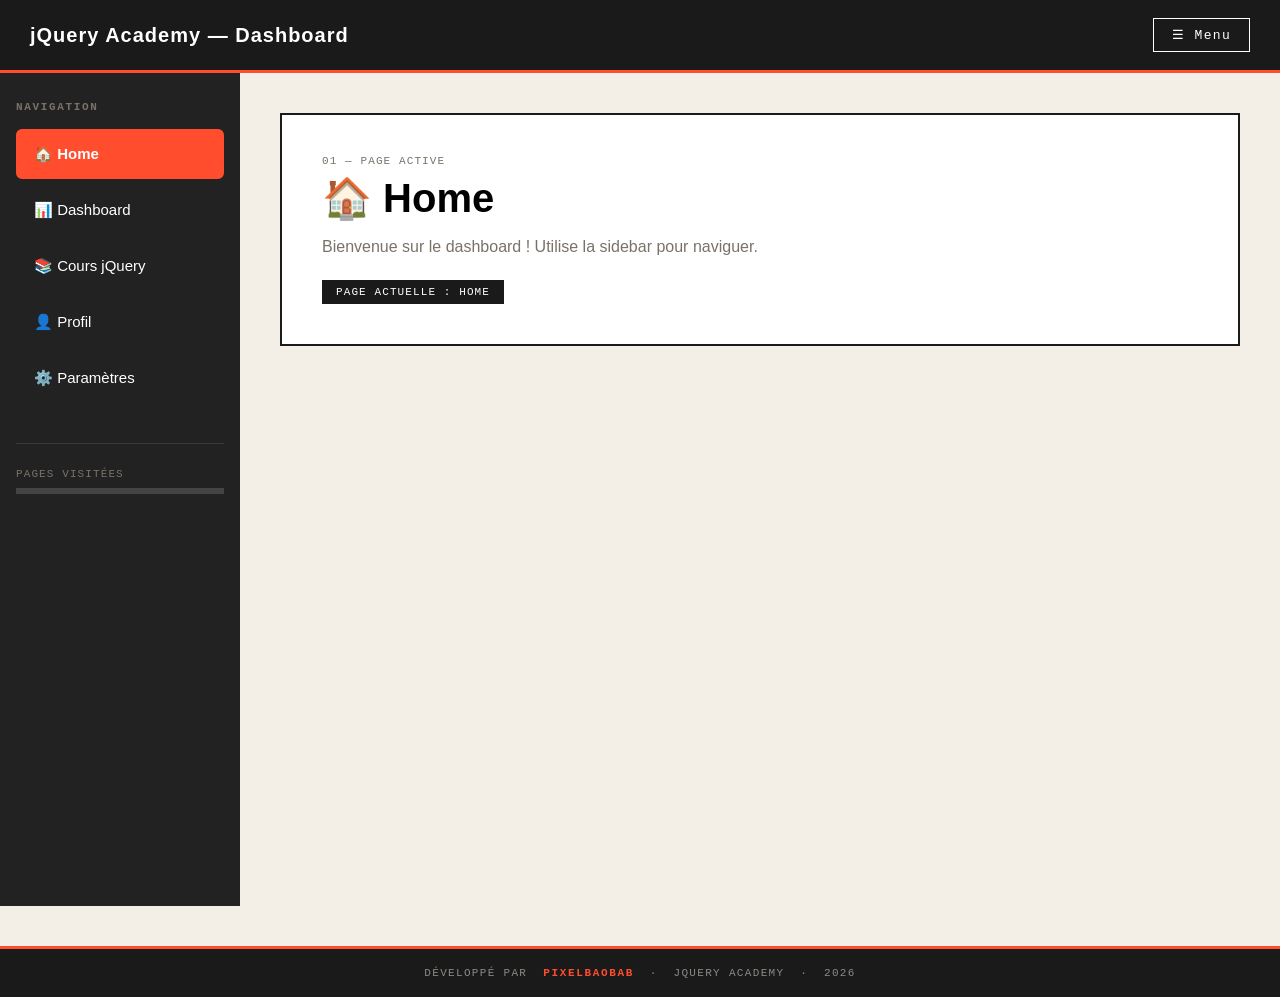
<file: Toufik-Robin/projet/bloc2-starter.html>
<!DOCTYPE html>
<html lang="fr">
<head>
<meta charset="UTF-8">
<meta name="viewport" content="width=device-width, initial-scale=1.0">
<title>BLOC 2 — Navbar & Navigation jQuery</title>

<script src="https://code.jquery.com/jquery-3.7.1.min.js"></script>

<style>
/* ============================================================
   BASE — fourni, ne pas modifier
============================================================ */
* { margin:0; padding:0; box-sizing:border-box; }
body { font-family: Arial, sans-serif; background: #f4efe6; }

/* Header */
.app-header {
    background: #1a1a1a;
    color: white;
    padding: 18px 30px;
    display: flex;
    justify-content: space-between;
    align-items: center;
    border-bottom: 3px solid #ff4d2e;
}
.app-header h1 { font-size: 20px; letter-spacing: 0.05em; }

.menu-btn {
    padding: 8px 18px;
    background: transparent;
    border: 1px solid white;
    color: white;
    font-family: monospace;
    font-size: 13px;
    letter-spacing: 0.1em;
    cursor: pointer;
    transition: background 0.2s;
}
.menu-btn:hover { background: #ff4d2e; border-color: #ff4d2e; }

/* Layout */
.container { display: flex; min-height: calc(100vh - 67px); }

/* Sidebar */
.sidebar {
    width: 240px;
    background: #222;
    color: white;
    padding: 28px 16px;
    flex-shrink: 0;
}
.sidebar h3 {
    font-family: monospace;
    font-size: 11px;
    text-transform: uppercase;
    letter-spacing: 0.15em;
    color: #7a7268;
    margin-bottom: 16px;
}
.sidebar ul { list-style: none; }

.navLink {
    padding: 14px 16px;
    margin-bottom: 6px;
    cursor: pointer;
    border-radius: 6px;
    font-size: 15px;
    display: flex;
    align-items: center;
    gap: 12px;
    border: 2px solid transparent;
    transition: all 0.25s;
}
.navLink:hover { background: #333; transform: translateX(4px); }
.navLink.activeNav { background: #ff4d2e; border-color: #ff4d2e; font-weight: bold; }

/* Barre de progression sidebar */
.progress-section {
    margin-top: 40px;
    padding-top: 24px;
    border-top: 1px solid rgba(255,255,255,0.1);
}
.progress-section .label {
    font-family: monospace;
    font-size: 11px;
    color: #7a7268;
    text-transform: uppercase;
    letter-spacing: 0.1em;
    margin-bottom: 8px;
}
.progress-track {
    height: 6px;
    background: #444;
}
.progress-fill {
    height: 100%;
    background: #ff4d2e;
    width: 0%;
    transition: width 0.5s;
}

/* Main */
main { flex: 1; padding: 40px; }

/* Pages */
.page { display: none; }
.activePage { display: block; }

.page-content {
    background: white;
    border: 2px solid #1a1a1a;
    padding: 40px;
}
.page-content h2 { font-size: 40px; margin-bottom: 8px; }
.page-content .num {
    font-family: monospace;
    font-size: 11px;
    color: #7a7268;
    text-transform: uppercase;
    letter-spacing: 0.1em;
    margin-bottom: 8px;
}
.page-content p { color: #7a7268; margin-top: 12px; line-height: 1.6; }

/* Badge page active */
.badge {
    display: inline-block;
    margin-top: 20px;
    padding: 6px 14px;
    background: #1a1a1a;
    color: white;
    font-family: monospace;
    font-size: 11px;
    text-transform: uppercase;
    letter-spacing: 0.1em;
}

/* Notification toast */
#toast {
    position: fixed;
    bottom: 30px;
    right: 30px;
    background: #1a1a1a;
    color: white;
    padding: 14px 20px;
    font-family: monospace;
    font-size: 13px;
    border-left: 4px solid #ff4d2e;
    display: none;
    z-index: 999;
}
</style>
</head>
<body>

<!-- ============================================================
     HEADER
============================================================ -->
<header class="app-header">
    <h1>jQuery Academy — Dashboard</h1>
    <button class="menu-btn" id="toggleMenu">☰ Menu</button>
</header>


<div class="container">

    <!-- ============================================================
         SIDEBAR
    ============================================================ -->
    <aside class="sidebar" id="sidebar">

        <h3>Navigation</h3>

        <ul>
            <!-- data-page relie chaque lien à une section -->
            <li class="navLink activeNav" data-page="homePage">
                🏠 Home
            </li>
            <li class="navLink" data-page="dashboardPage">
                📊 Dashboard
            </li>
            <li class="navLink" data-page="coursePage">
                📚 Cours jQuery
            </li>
            <li class="navLink" data-page="profilePage">
                👤 Profil
            </li>
            <li class="navLink" data-page="settingsPage">
                ⚙️ Paramètres
            </li>
        </ul>

        <!-- Barre de progression (bonus) -->
        <div class="progress-section">
            <div class="label">Pages visitées</div>
            <div class="progress-track">
                <div class="progress-fill" id="progressFill"></div>
            </div>
        </div>

    </aside>


    <!-- ============================================================
         CONTENU PRINCIPAL
    ============================================================ -->
    <main>

        <!-- Home -->
        <section id="homePage" class="page activePage">
            <div class="page-content">
                <div class="num">01 — Page active</div>
                <h2>🏠 Home</h2>
                <p>Bienvenue sur le dashboard ! Utilise la sidebar pour naviguer.</p>
                <div class="badge">Page actuelle : Home</div>
            </div>
        </section>

        <!-- Dashboard -->
        <section id="dashboardPage" class="page">
            <div class="page-content">
                <div class="num">02 — Page active</div>
                <h2>📊 Dashboard</h2>
                <p>Contenu du tableau de bord.</p>
                <div class="badge">Page actuelle : Dashboard</div>
            </div>
        </section>

        <!-- Cours -->
        <section id="coursePage" class="page">
            <div class="page-content">
                <div class="num">03 — Page active</div>
                <h2>📚 Cours jQuery</h2>
                <p>Le cours interactif jQuery.</p>
                <div class="badge">Page actuelle : Cours jQuery</div>
            </div>
        </section>

        <!-- Profil -->
        <section id="profilePage" class="page">
            <div class="page-content">
                <div class="num">04 — Page active</div>
                <h2>👤 Profil</h2>
                <p>Informations du compte.</p>
                <div class="badge">Page actuelle : Profil</div>
            </div>
        </section>

        <!-- Paramètres -->
        <section id="settingsPage" class="page">
            <div class="page-content">
                <div class="num">05 — Page active</div>
                <h2>⚙️ Paramètres</h2>
                <p>Configuration de l'application.</p>
                <div class="badge">Page actuelle : Paramètres</div>
            </div>
        </section>

    </main>

</div>

<!-- Toast notification -->
<div id="toast"></div>


<script>
/* ============================================================
   SUIVI des pages visitées (utilisé pour la barre de progression)
============================================================ */
const visitedPages = new Set(["homePage"]); // Home visitée par défaut


/* ============================================================
   TODO 1 — Navigation par clic sur .navLink
   ─────────────────────────────────────────
   Quand on clique sur un lien de la sidebar :

   ÉTAPE A — Gérer l'état actif du lien cliqué
     → Retirer "activeNav" de tous les .navLink
     → Ajouter "activeNav" sur $(this)


   ÉTAPE B — Récupérer l'ID de la page à afficher
     → Utiliser $(this).data("page") pour lire data-page="..."

   ÉTAPE C — Cacher toutes les sections .page
     → Utiliser .hide() (ou .removeClass("activePage"))

   ÉTAPE D — Afficher la bonne section
     → Sélectionner avec $("#" + page)
     → Utiliser .fadeIn(400) pour l'animation
     → Ajouter la classe "activePage"

   ÉTAPE E — Afficher un toast de notification
     → Mettre le nom de la page dans #toast
     → .show() puis .delay(1800).fadeOut(400)

   BONUS — Mettre à jour la barre de progression
     → Ajouter l'ID de la page dans visitedPages (Set)
     → Calculer le % : visitedPages.size / 5 * 100
     → Animer #progressFill avec .animate({width: pct+"%"}, 400)
============================================================ */

$(".navLink").on("click", function() {

    // Ton code ici ↓
        /*Active le lien*/
      $(".navLink").removeClass("activeNav");
      $(this).addClass("activeNav");

      /*Récupère la page*/
       let page = $(this).data("page");

      /*Cache toutes les pages*/
      $(".page").removeClass("activePage").hide();

      /*Affiche la page cliquée*/
        $("#" + page)
          .fadeIn(400)

          .addClass("activePage");

        // 1. Récupérer le nom de la page (titre de l'onglet) 
    // 2. Injecter le texte et afficher le toast
        $('#toast')
        .text(`Page actuelle : ${page}`)
        .fadeIn(400)                     // Affiche le toast en fondu
        .delay(1800)                    // Patiente 3 secondes
        .fadeOut(400);                  // Masque le toast en fondu

        //Ajouter l'ID de la page dans visitedPages (Set)
        visitedPages.add(page);
        //Calculer le % : visitedPages.size / 5 * 100
        let pct = visitedPages.size / 5 * 100;
       //Animer #progressFill avec .animate({width: pct+"%"}, 400)
       $('#progressFill').animate({width: pct+"%"}, 400);
});


/* ============================================================
   TODO 2 — Bouton ☰ Menu : afficher/cacher la sidebar
   ─────────────────────────────────────────────────────
   Au clic sur #toggleMenu :
     → Utiliser .animate({ width: "toggle" }, 400) sur #sidebar
     Ou alternativement :
     → Tester si la sidebar est visible avec .is(":visible")
     → Si visible → .slideUp() / si cachée → .slideDown()
     (Note : avec display:flex sur .container, préférer
      animate width ou toggleClass avec overflow:hidden)
============================================================ */

$("#toggleMenu").on("click", function() {

    // Ton code ici ↓
    $("#sidebar").animate(
       {
        width: "toggle",
       }, 
       500, 
    );
});

</script>

<!-- ============================================================
     FOOTER PIXELBAOBAB
============================================================ -->
<footer style="
    margin-top: 40px;
    padding: 18px 30px;
    background: #1a1a1a;
    color: rgba(255,250,240,0.5);
    text-align: center;
    font-family: monospace;
    font-size: 11px;
    letter-spacing: 0.12em;
    text-transform: uppercase;
    border-top: 3px solid #ff4d2e;
">
    D&#233;velopp&#233; par&nbsp;
    <a href="https://www.pixelbaobab.com"
       target="_blank"
       rel="noopener"
       style="
           color: #ff4d2e;
           text-decoration: none;
           font-weight: bold;
           letter-spacing: 0.15em;
           transition: opacity 0.2s;
       "
       onmouseover="this.style.opacity='0.7'"
       onmouseout="this.style.opacity='1'"
    >PixelBaobab</a>
    &nbsp;&middot;&nbsp; jQuery Academy &nbsp;&middot;&nbsp; 2026
</footer>

</body>
</html>
</file>
<file: Laetitia & meidhy/style.css>
/* =========================
   RESET
========================= */

*{
    margin:0;
    padding:0;
    box-sizing:border-box;
}

body{
    font-family:Arial;
    background:#f4f4f4;
    overflow-x:hidden;
}

/* =========================
   HEADER
========================= */

header{
    background:#111;
    color:white;
    padding:20px;

    display:flex;
    justify-content:space-between;
    align-items:center;
}

header h1{
    font-size:28px;
}

/* =========================
   CONTAINER
========================= */

.container{
    display:flex;
}

/* =========================
   SIDEBAR
========================= */

.sidebar{
    width:250px;
    min-height:100vh;
    background:#222;
    color:white;
    padding:20px;
}

.sidebar h2{
    margin-bottom:20px;
}

.sidebar ul{
    list-style:none;
}

.sidebar li{
    padding:14px;
    background:#333;
    margin-bottom:12px;
    border-radius:10px;
    cursor:pointer;
    transition:0.3s;
}

.sidebar li:hover{
    background:royalblue;
    transform:translateX(10px);
}

.activeNav{
    background:royalblue !important;
}

/* =========================
   MAIN
========================= */

main{
    flex:1;
    padding:30px;
}

/* =========================
   PAGE
========================= */

.page{
    display:none;
}

.activePage{
    display:block;
}

/* =========================
   HOME PAGE
========================= */

.hero{
    background:linear-gradient(135deg, royalblue, purple);
    color:white;
    padding:60px;
    border-radius:20px;
    margin-bottom:40px;
    position:relative;
    overflow:hidden;
}

.hero h2{
    font-size:45px;
    margin-bottom:15px;
}

.hero p{
    width:70%;
    line-height:1.7;
}

/* =========================
   CIRCLES
========================= */

.circle{
    width:90px;
    height:90px;
    border-radius:50%;
    background:white;
    opacity:0.2;
    position:absolute;
}

.c1{
    top:20px;
    right:50px;
}

.c2{
    bottom:30px;
    right:180px;
}

.c3{
    top:120px;
    left:40px;
}

/* =========================
   STATS
========================= */

.stats{
    display:flex;
    gap:20px;
    flex-wrap:wrap;
}

.statBox{
    background:white;
    flex:1;
    min-width:220px;
    padding:30px;
    border-radius:20px;
    text-align:center;
}

.statBox h3{
    font-size:40px;
    color:royalblue;
    margin-bottom:10px;
}

/* =========================
   AUTRES PAGES
========================= */

.fakePage{
    background:white;
    padding:40px;
    border-radius:20px;
}

button{
    padding:10px 15px;
    border:none;
    border-radius:8px;
    cursor:pointer;
}
</file>
<file: Laetitia & meidhy/styleDashboard.css>
.header {
    background-color: black;
    color: white;
    height: 50px;
    border-radius: 5px;
    display: flex;
    align-items: center;
    justify-content: space-between;
    padding: 0 15px;
}

.header h1 {
    margin: 0;
    font-size: 1.3rem;
}

.header-btns {
    display: flex;
    gap: 8px;
}

.header-btns button {
    padding: 4px 10px;
    background: transparent;
    color: white;
    border: 1px solid white;
    border-radius: 4px;
    font-size: 0.8rem;
}

.header-btns button:hover {
    background: rgba(255, 255, 255, 0.15);
}


body.dark {
    background-color: #222;
    color: #eee;
}

body.dark .header {
    background-color: #333;
}

body.dark button {
    background-color: #444;
    color: #eee;
    border-color: #666;
}

body.dark #message {
    background-color: #333;
    color: #eee;
    border-color: #666;
}

body.dark #notification {
    background-color: #444;
}

body.dark .menu {
    background-color: #333;
}


.menu {
    display: none;
    background-color: #f0f0f0;
    padding: 10px 15px;
    border-radius: 5px;
    margin-top: 5px;
}

ul li {
    list-style: none;
    padding: 4px 0;
}

.carte {
    margin: 10px 0;
}

.carte button {
    position: relative; 
    padding: 12px 20px;
    margin-right: 8px;
    border: 1px solid #ccc;
    border-radius: 5px;
    background: white;
}

#bloc1:hover,
#bloc2:hover,
#bloc3:hover {
    border: 2px solid blue;
}

#box1, #box2, #box3, #box4 {
    display: inline-block;
    width: 100px;
    height: 100px;
    position: relative;
    border: 1px solid white;
    margin-bottom: 5px;
    border-radius: 10px;
    box-shadow: 5px 5px 10px gray;
    margin-right: 10px;
    margin-top: 30px;
}

#box1 { background-color: red; }
#box2 { background-color: blue; }
#box3 { background-color: green; }
#box4 { background-color: violet; }

.clear { clear: both; }


#galerie {
    overflow: visible;
    min-height: 350px;
}


#notification {
    display: none;
    background-color: #333;
    color: white;
    padding: 12px 18px;
    border-radius: 5px;
    margin-top: 8px;
    font-size: 0.95rem;
}

#notif {
    margin-top: 15px;
}


#formulaire {
    margin-bottom: 10px;
    margin-top: 5px;
}

#message {
    padding: 8px;
    border: 1px solid #ccc;
    border-radius: 4px;
    min-width: 250px;
    min-height: 60px;
}


button {
    cursor: pointer;
}

@keyframes spin {
    from { transform: rotate(0deg); }
    to { transform: rotate(360deg); }
}

.spinning {
    animation: spin 1s linear infinite;
}
</file>
<file: Toufik-Robin/style.css>
<style>

/* =========================
   RESET
========================= */

*{
    margin:0;
    padding:0;
    box-sizing:border-box;
}

body{
    font-family:Arial;
    background:#f4f4f4;
    overflow-x:hidden;
}

/* =========================
   HEADER
========================= */

header{
    background:#111;
    color:white;
    padding:20px;

    display:flex;
    justify-content:space-between;
    align-items:center;
}

header h1{
    font-size:28px;
}

/* =========================
   CONTAINER
========================= */

.container{
    display:flex;
}

/* =========================
   SIDEBAR
========================= */

.sidebar{
    width:250px;
    min-height:100vh;
    background:#222;
    color:white;
    padding:20px;
}

.sidebar h2{
    margin-bottom:20px;
}

.sidebar ul{
    list-style:none;
}

.sidebar li{
    padding:14px;
    background:#333;
    margin-bottom:12px;
    border-radius:10px;
    cursor:pointer;
    transition:0.3s;
}

.sidebar li:hover{
    background:royalblue;
    transform:translateX(10px);
}

.activeNav{
    background:royalblue !important;
}

/* =========================
   MAIN
========================= */

main{
    flex:1;
    padding:30px;
}

/* =========================
   PAGE
========================= */

.page{
    display:none;
}

.activePage{
    display:block;
}

/* =========================
   HOME PAGE
========================= */

.hero{
    background:linear-gradient(135deg, royalblue, purple);
    color:white;
    padding:60px;
    border-radius:20px;
    margin-bottom:40px;
    position:relative;
    overflow:hidden;
}

.hero h2{
    font-size:45px;
    margin-bottom:15px;
}

.hero p{
    width:70%;
    line-height:1.7;
}

/* =========================
   CIRCLES
========================= */

.circle{
    width:90px;
    height:90px;
    border-radius:50%;
    background:white;
    opacity:0.2;
    position:absolute;
}

.c1{
    top:20px;
    right:50px;
}

.c2{
    bottom:30px;
    right:180px;
}

.c3{
    top:120px;
    left:40px;
}

/* =========================
   STATS
========================= */

.stats{
    display:flex;
    gap:20px;
    flex-wrap:wrap;
}

.statBox{
    background:white;
    flex:1;
    min-width:220px;
    padding:30px;
    border-radius:20px;
    text-align:center;
}

.statBox h3{
    font-size:40px;
    color:royalblue;
    margin-bottom:10px;
}

/* =========================
   AUTRES PAGES
========================= */

.fakePage{
    background:white;
    padding:40px;
    border-radius:20px;
}

button{
    padding:10px 15px;
    border:none;
    border-radius:8px;
    cursor:pointer;
}

</style>
</file>
